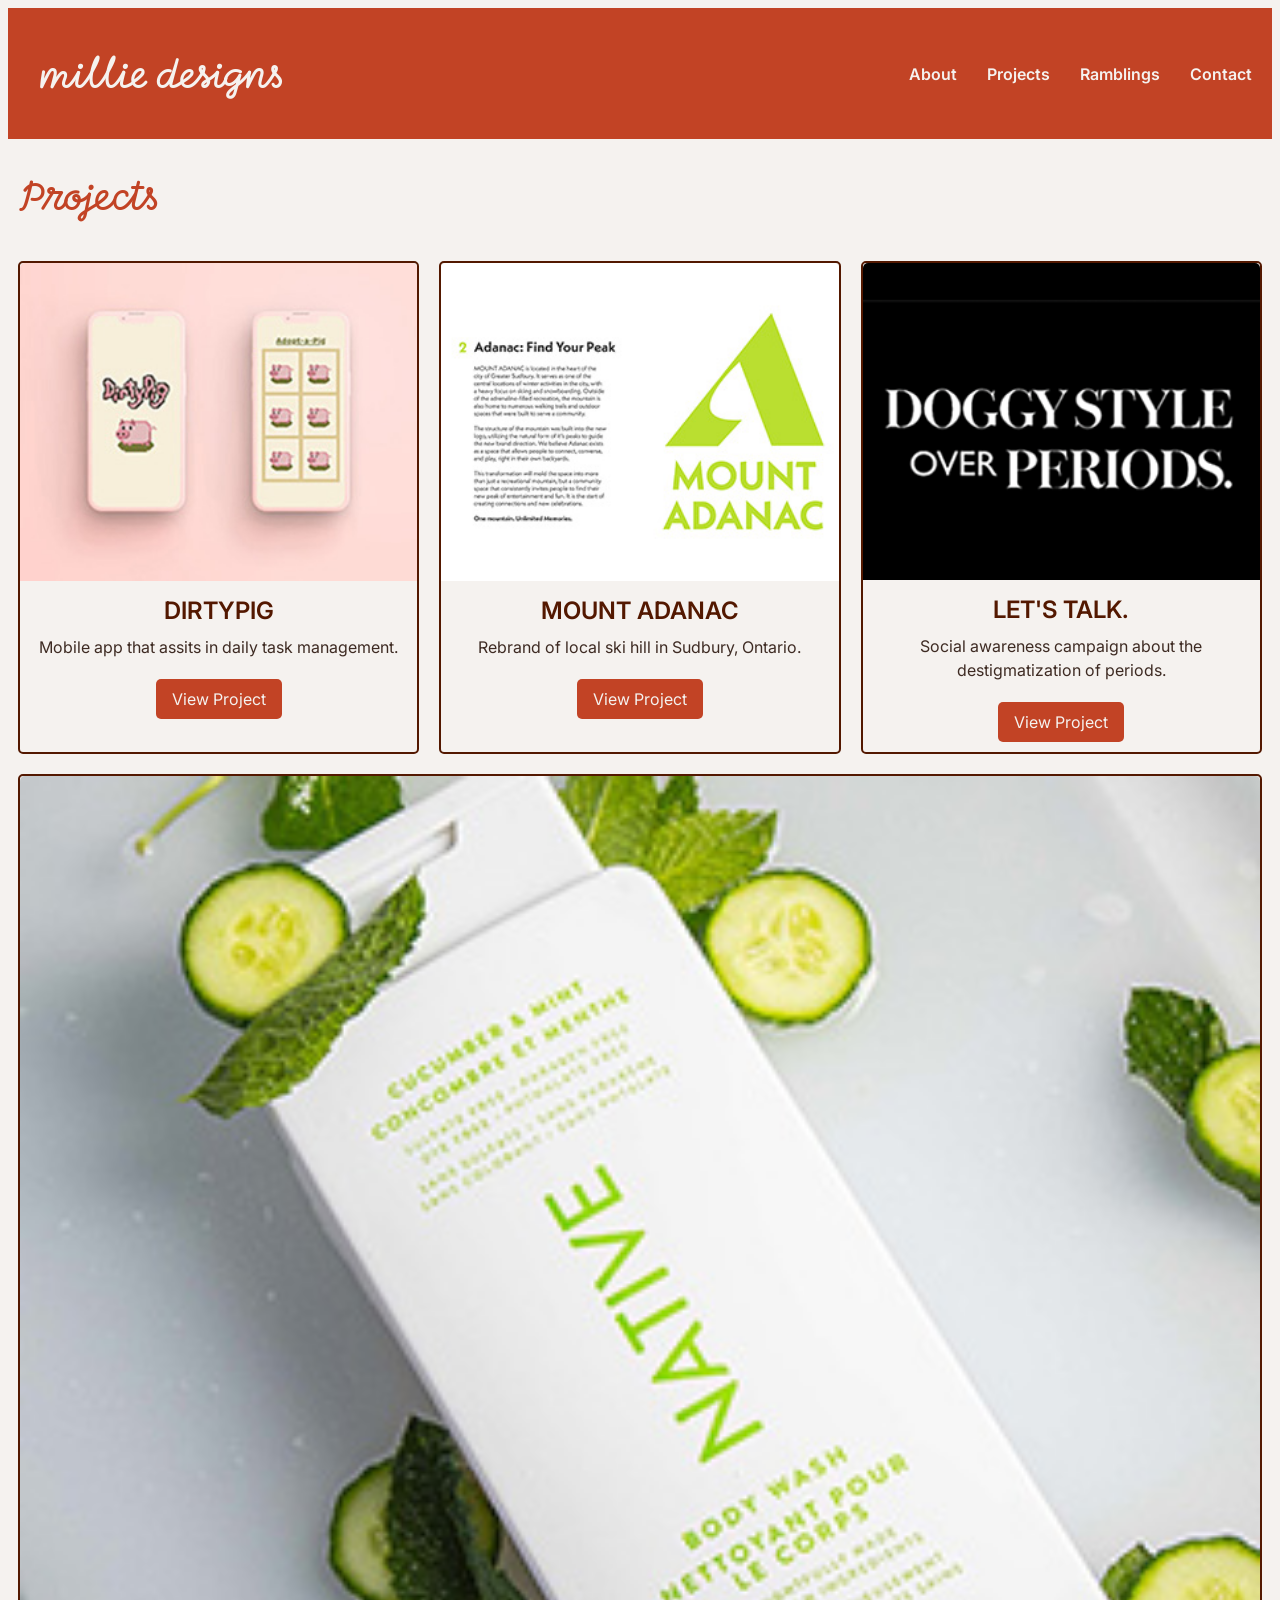
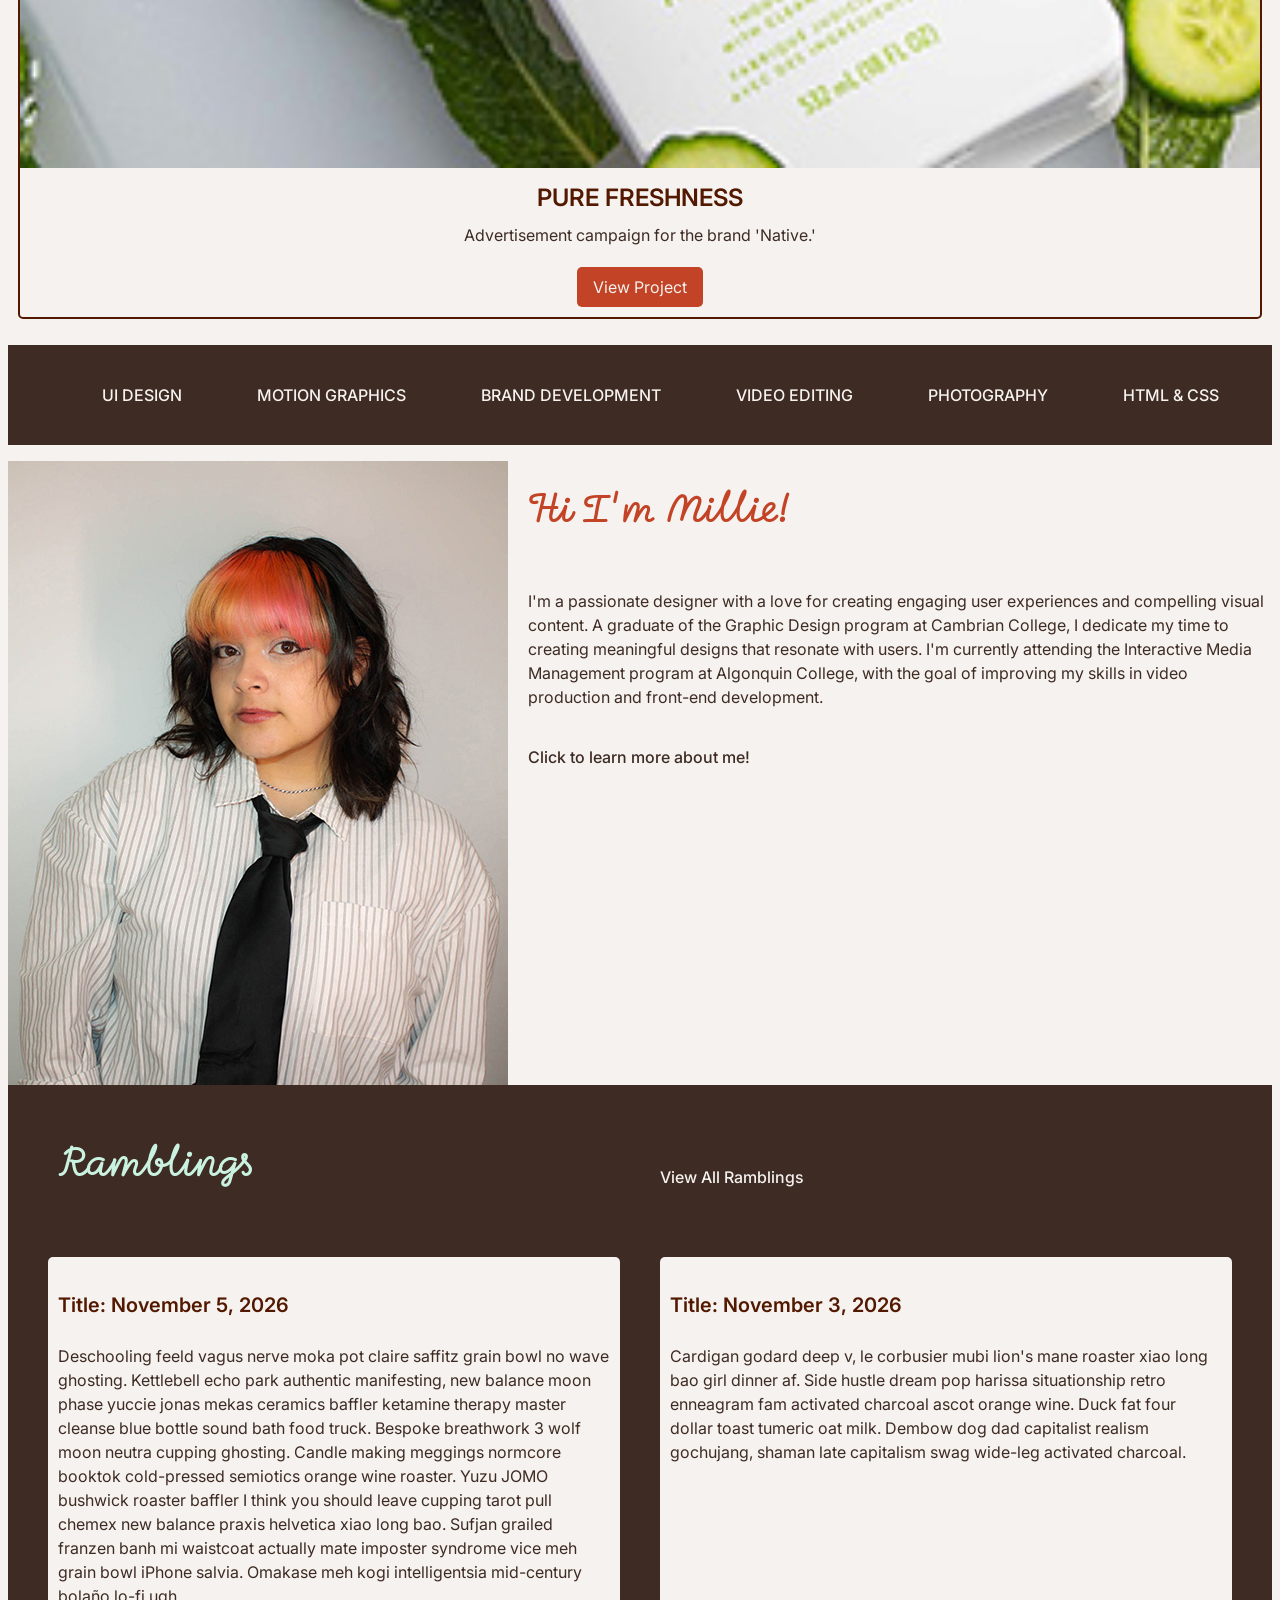
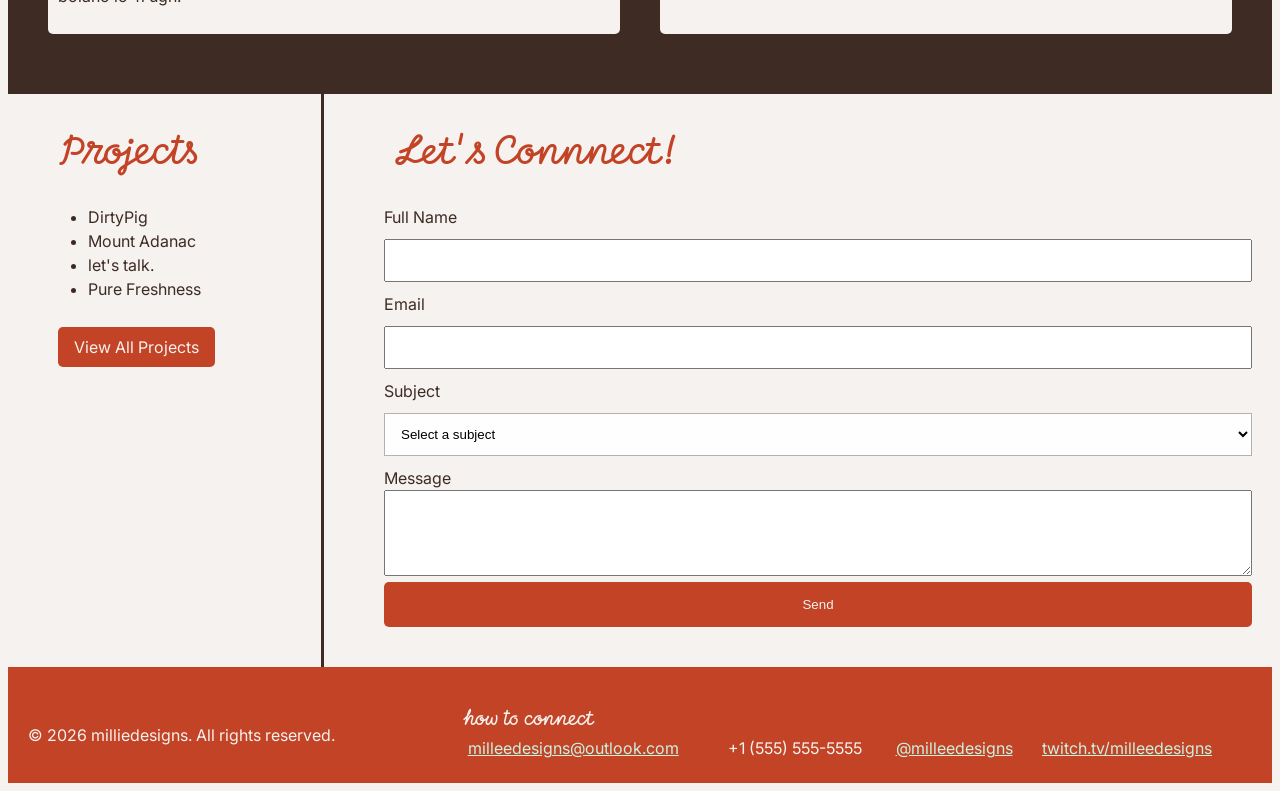
<file: index.html>
<!DOCTYPE html>
<html lang="en">
<head>
    <meta charset="UTF-8">
    <meta name="viewport" content="width=device-width, initial-scale=1.0">
    <title>milliedesigns Professional Site - MTM1511: Multi-Page HTML Site</title>

    <!-- typefaces from google; main headings and body text -->
    <link rel="preconnect" href="https://fonts.googleapis.com">
    <link rel="preconnect" href="https://fonts.gstatic.com" crossorigin>
    <link href="https://fonts.googleapis.com/css2?family=Inter:ital,opsz,wght@0,14..32,100..900;1,14..32,100..900&family=Momo+Signature&display=swap" rel="stylesheet">
    <link rel="stylesheet" href="css/styles.css">
</head>
<body>
    <!-- skip link to main content -->
    <a href="#main" class="skip-link">Skip to main content</a>

    <!-- header; features site title and main navigation. will be repeated on all pages of the site. -->
    <header class="site-header" >
        <h1 class="site-title"><a href="index.html">millie designs</a></h1>
        <nav class="main-nav"> 
            <a href="about.html">About</a>
            <a href="projects.html">Projects</a>
            <a href="ramblings.html">Ramblings</a>
            <a href="contact.html">Contact</a>
        </nav>
    </header>

    <!-- main content of the homepage -->
    <main id="main">
        <!-- projects carousel at top of page -->
        <h2>Projects</h2>
        <section id="projects-carousel">
                <article class="card">
                    <img src="images/project-1.jpg" alt="Project 1: Displays an image of an iPhone that has pixel art icons of pigs that represent chores." width="300" height="240">
                    <h3>DirtyPig</h3>
                    <p>Mobile app that assits in daily task management.</p>
                    <a href="project-1.html">View Project</a>
                </article>
                <article class="card">
                    <img src="images/project-2.jpg" alt="Project 2: A page of a brand manual for the brand redeisgn of Mount Adanac, a ski hill in Sudbury, Ontario." width="300" height="240">
                    <h3>Mount Adanac</h3>
                    <p>Rebrand of local ski hill in Sudbury, Ontario.</p>
                    <a href="project-2.html">View Project</a>
                </article>
                <article class="card">
                    <img src="images/project-3.png" alt="Project 3: A screencap from a social awareness campaign about the destigmatization of periods. The image reads 'Doggy Style over Periods?'" width="431" height="240">
                    <h3>let's talk.</h3>
                    <p>Social awareness campaign about the destigmatization of periods.</p>
                    <a href="project-3.html">View Project</a>
                </article>
                <article class="card">
                    <img src="images/project-4.jpg" alt="Project 4: An image of a body wash bottle from the brand 'Native.' The bottle is surrounded by cucumbers and mint leaves, and is floating in water. It is a part of an advertisement campaign for Native." width="300" height="240">
                    <h3>Pure Freshness</h3>
                    <p>Advertisement campaign for the brand 'Native.'</p>
                    <a href="project-4.html">View Project</a>
                </article>
        </section>

        <!-- list of design skills -->
        <article>
            <ul id="skills-list">
                <li>UI Design</li>
                <li>Motion Graphics</li>
                <li>Brand Development</li>
                <li>Video Editing</li>
                <li>Photography</li>
                <li>HTML & CSS</li>
            </ul>
        </article>

        <!-- about the designer -->
        <section id="about">
            <h2>Hi I'm Millie!</h2>
            <p>I'm a passionate designer with a love for creating engaging user experiences and compelling visual content. A graduate of the Graphic Design program at Cambrian College, I dedicate my time to creating meaningful designs that resonate with users. I'm currently attending the Interactive Media Management program at Algonquin College, with the goal of improving my skills in video production and front-end development.</p>
            <img src="images/millie-portrait.jpg" alt="Portrait of the designer, Emily Sinclair. She has shoulder-length dark brown hair with pink bangs. She is wearing a striped collared shirt with a black tie and a silver choker." width="500" height="624">
            <a href="about.html">Click to learn more about me!</a>
        </section>

        <!-- blog content section -->
        <section id="ramblings">
            <h2>Ramblings</h2>
            <article id="nov-5">
                <h4>Title: November 5, 2026</h4>
                <p>Deschooling feeld vagus nerve moka pot claire saffitz grain bowl no wave ghosting. Kettlebell echo park authentic manifesting, new balance moon phase yuccie jonas mekas ceramics baffler ketamine therapy master cleanse blue bottle sound bath food truck. Bespoke breathwork 3 wolf moon neutra cupping ghosting. Candle making meggings normcore booktok cold-pressed semiotics orange wine roaster. Yuzu JOMO bushwick roaster baffler I think you should leave cupping tarot pull chemex new balance praxis helvetica xiao long bao. Sufjan grailed franzen banh mi waistcoat actually mate imposter syndrome vice meh grain bowl iPhone salvia. Omakase meh kogi intelligentsia mid-century bolaño lo-fi ugh.</p>
            </article>
            <article id="nov-3">
                <h4>Title: November 3, 2026</h4>
                <p>Cardigan godard deep v, le corbusier mubi lion's mane roaster xiao long bao girl dinner af. Side hustle dream pop harissa situationship retro enneagram fam activated charcoal ascot orange wine. Duck fat four dollar toast tumeric oat milk. Dembow dog dad capitalist realism gochujang, shaman late capitalism swag wide-leg activated charcoal.</p>
            </article>
            <a href="ramblings.html">View All Ramblings</a>
        </section>

        <section id="bottom-section">
        <!-- list of projects with links to their respective pages -->
            <section id="projects-list">
                <h2>Projects</h2>
                <ul>
                    <li><a href="project-1.html">DirtyPig</a></li>
                    <li><a href="project-2.html">Mount Adanac</a></li>
                    <li><a href="project-3.html">let's talk.</a></li>
                    <li><a href="project-4.html">Pure Freshness</a></li>
                </ul>
                <a id="button-view-projects" href="projects.html">View All Projects</a>
            </section>

        <!-- contact information -->
            <section id="contact">
                <h2>Let's Connnect!</h2>
            <!-- the method selected for the contact form is POST, as the data collected from the form is not intended to be visible in the URL and may contain sensitive information. It will be sent to the server to be processed. -->
                <form action="" method="post">
                    <label for="name">Full Name</label>
                    <input type="text" id="name" name="name" required>

                    <label for="email">Email</label>
                    <input type="email" id="email" name="email" required>

                    <label for="subject">Subject</label>
                    <select id="subject" name="subject" required>
                        <option value="">Select a subject</option>
                        <option value="project-inquiry">Project Inquiry</option>
                        <option value="general-question">General Question</option>
                        <option value="feedback">Feedback</option>
                    </select>

                    <label for="message">Message</label>
                    <textarea id="message" rows="4" name="message" required></textarea>

                    <button type="submit">Send</button>
                </form>
            </section>
        </section>

        <!-- footer; features copyright information and methods of contact -->
        <footer>
            <p>&copy; 2026 milliedesigns. All rights reserved.</p>
            <table>
            <caption>How To Connect</caption>
            <thead>
                <tr>
                    <th scope="col"></th>
                    <th scope="col">Email</th>
                    <th scope="col">Phone</th>
                    <th scope="col" colspan="2">Social Media</th>
                </tr>
            </thead>
            <tbody>
                <tr>
                    <th scope="row">Details</th>
                    <td><a href="mailto:milleedesigns@outlook.com">milleedesigns@outlook.com</a></td>
                    <td>+1 (555) 555-5555</td>
                    <td><a href="https://www.instagram.com/milleedesigns">@milleedesigns</a></td>
                    <td><a href="https://www.twitch.tv/milleedesigns">twitch.tv/milleedesigns</a></td>
                </tr>
            </tbody>
        </table>
        </footer>
    </main>
</body>
</html>
</file>
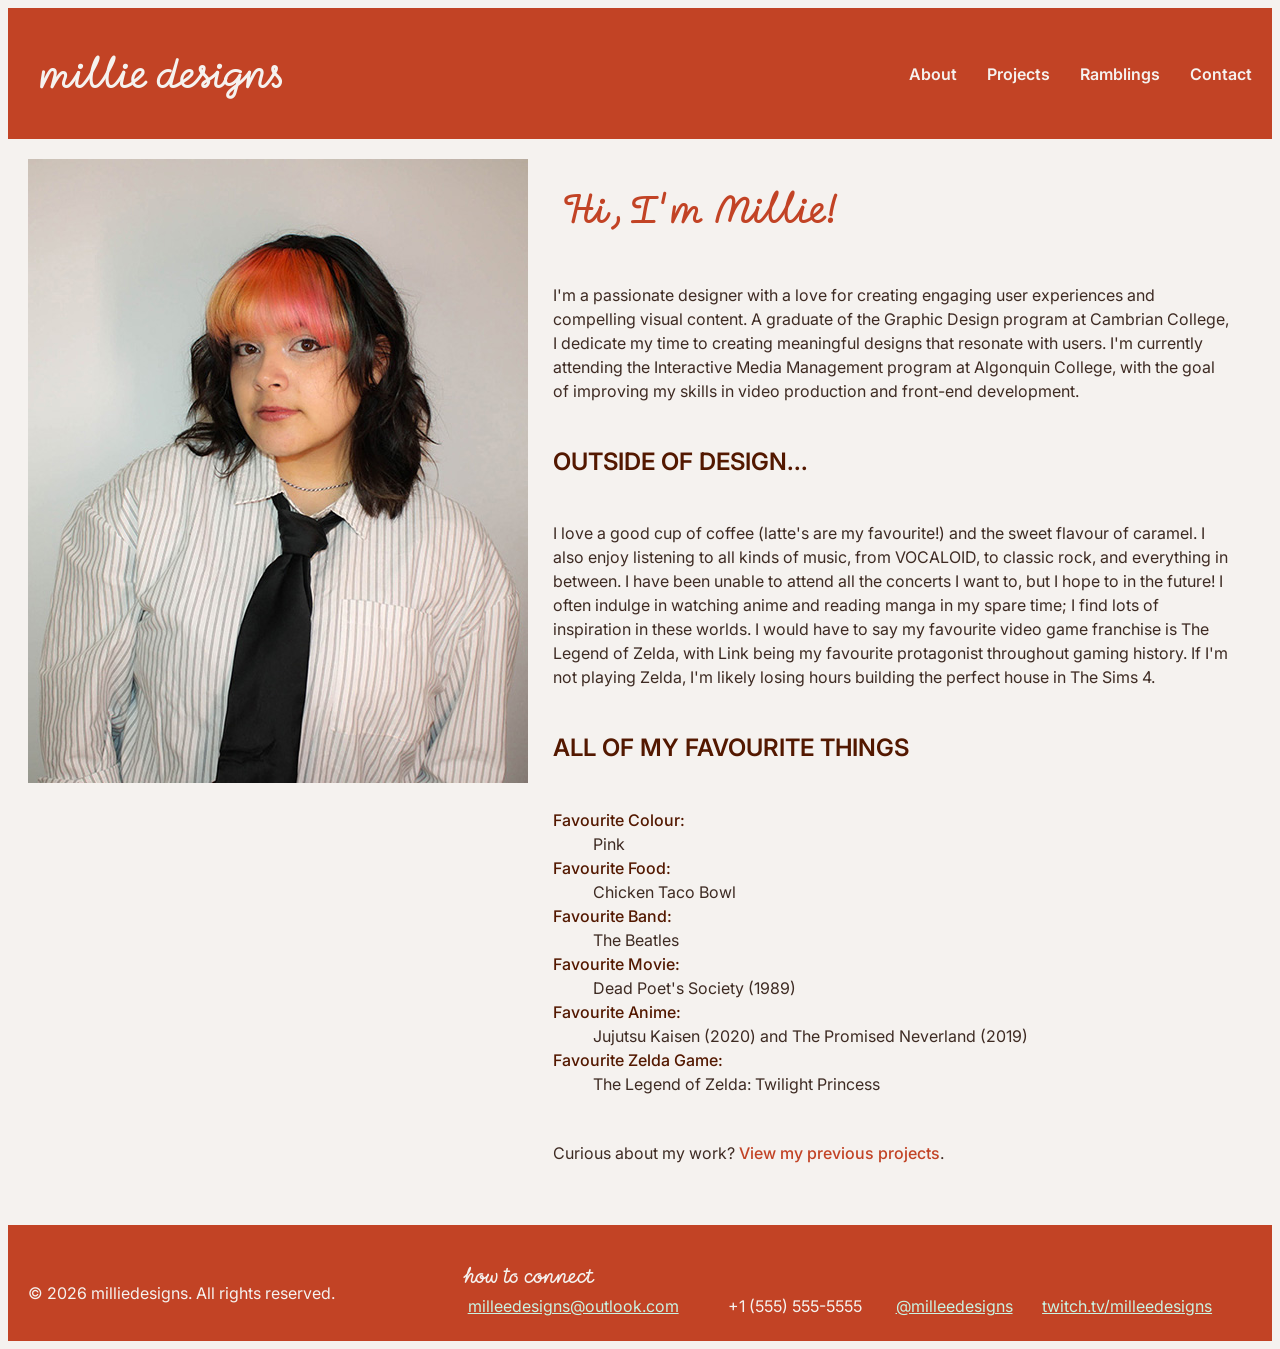
<file: about.html>
<!DOCTYPE html>
<html lang="en">
<head>
    <meta charset="UTF-8">
    <meta name="viewport" content="width=device-width, initial-scale=1.0">
    <title>milliedesigns - About</title>

     <!-- typefaces from google; main headings and body text -->
    <link rel="preconnect" href="https://fonts.googleapis.com">
    <link rel="preconnect" href="https://fonts.gstatic.com" crossorigin>
    <link href="https://fonts.googleapis.com/css2?family=Inter:ital,opsz,wght@0,14..32,100..900;1,14..32,100..900&family=Momo+Signature&display=swap" rel="stylesheet">
    <link rel="stylesheet" href="css/styles.css">
</head>
<body>
    <a href="#main" class="skip-link">Skip to main content</a>

    <header class="site-header" >
        <h1 class="site-title"><a href="index.html">millie designs</a></h1>
        <nav class="main-nav"> 
            <a href="about.html">About</a>
            <a href="projects.html">Projects</a>
            <a href="ramblings.html">Ramblings</a>
            <a href="contact.html">Contact</a>
        </nav>
    </header>

    <main id="main">
        <section id="about-content">
            <img src="images/millie-portrait.jpg" alt="Portrait of the designer, Emily Sinclair. She has shoulder-length dark brown hair with pink bangs. She is wearing a striped collared shirt with a black tie and a silver choker." width="500" height="624">
            <h2>Hi, I'm Millie!</h2>
            <p id="intro">I'm a passionate designer with a love for creating engaging user experiences and compelling visual content. A graduate of the Graphic Design program at Cambrian College, I dedicate my time to creating meaningful designs that resonate with users. I'm currently attending the Interactive Media Management program at Algonquin College, with the goal of improving my skills in video production and front-end development.</p>

            <h3 id="outside-design">Outside of Design...</h3>
            <p>I love a good cup of coffee (latte's are my favourite!) and the sweet flavour of caramel. I also enjoy listening to all kinds of music, from VOCALOID, to classic rock, and everything in between. I have been unable to attend all the concerts I want to, but I hope to in the future! I often indulge in watching anime and reading manga in my spare time; I find lots of inspiration in these worlds. I would have to say my favourite video game franchise is The Legend of Zelda, with Link being my favourite protagonist throughout gaming history. If I'm not playing Zelda, I'm likely losing hours building the perfect house in The Sims 4.</p>

            <h3 id="about-fav">All of My Favourite Things</h3>
            <dl>
                <dt>Favourite Colour:</dt>
                <dd>Pink</dd>
                <dt>Favourite Food:</dt>
                <dd>Chicken Taco Bowl</dd>
                <dt>Favourite Band:</dt>
                <dd>The Beatles</dd>
                <dt>Favourite Movie:</dt>
                <dd>Dead Poet's Society (1989)</dd>
                <dt>Favourite Anime:</dt>
                <dd>Jujutsu Kaisen (2020) and The Promised Neverland (2019)</dd>
                <dt>Favourite Zelda Game:</dt>
                <dd>The Legend of Zelda: Twilight Princess</dd>
            </dl>

            <p id="projects-link">Curious about my work? <a href="projects.html">View my previous projects</a>.</p>
        </section>

        <footer>
            <p>&copy; 2026 milliedesigns. All rights reserved.</p>
            <table>
            <caption>How To Connect</caption>
            <thead>
                <tr>
                    <th scope="col"></th>
                    <th scope="col">Email</th>
                    <th scope="col">Phone</th>
                    <th scope="col" colspan="2">Social Media</th>
                </tr>
            </thead>
            <tbody>
                <tr>
                    <th scope="row">Details</th>
                    <td><a href="mailto:milleedesigns@outlook.com">milleedesigns@outlook.com</a></td>
                    <td>+1 (555) 555-5555</td>
                    <td><a href="https://www.instagram.com/milleedesigns">@milleedesigns</a></td>
                    <td><a href="https://www.twitch.tv/milleedesigns">twitch.tv/milleedesigns</a></td>
                </tr>
            </tbody>
        </table>
        </footer>
    </main>
</body>
</html>
</file>
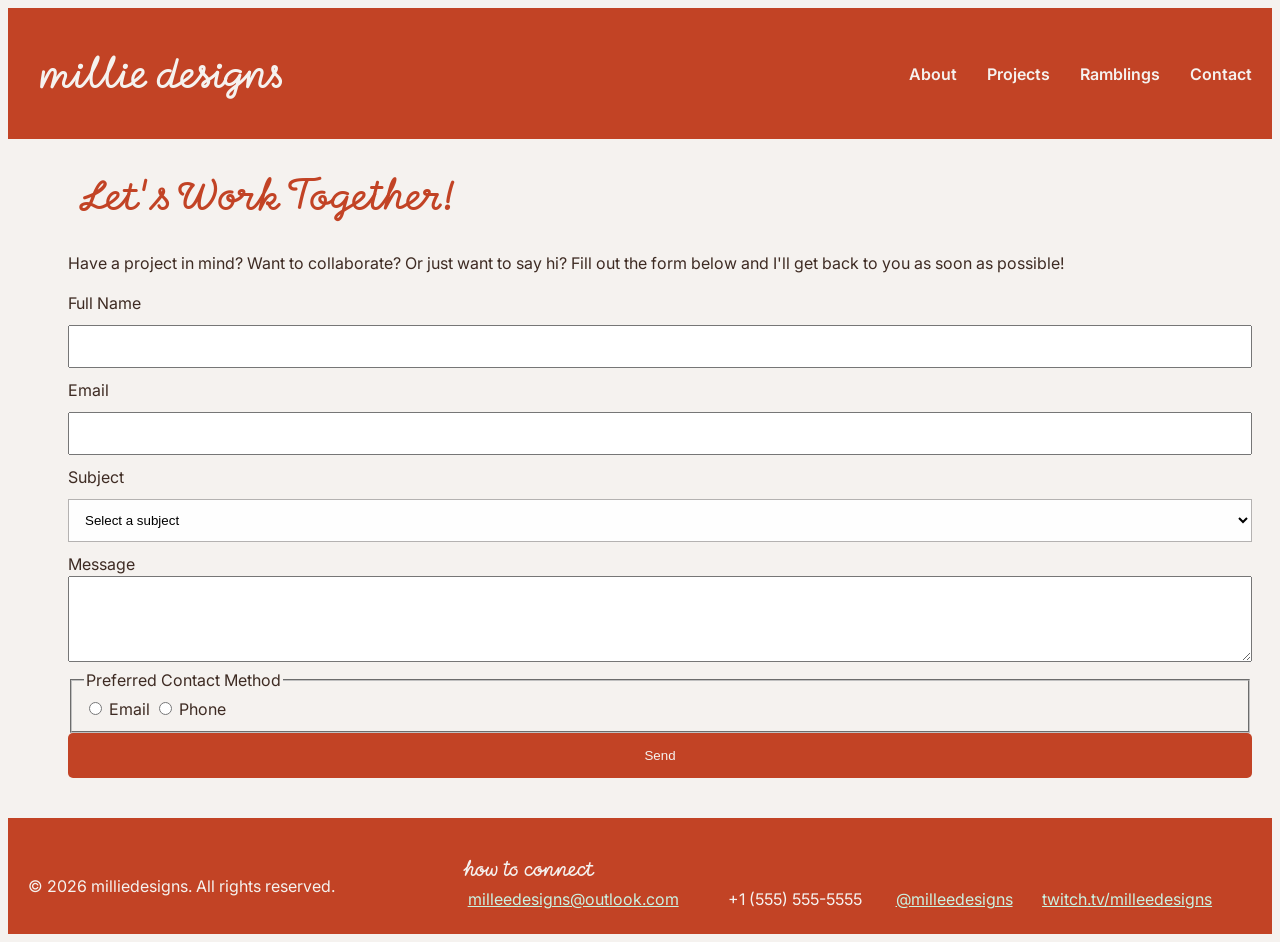
<file: contact.html>
<!DOCTYPE html>
<html lang="en">
<head>
    <meta charset="UTF-8">
    <meta name="viewport" content="width=device-width, initial-scale=1.0">
    <title>milleedesigns - Contact</title>

     <!-- typefaces from google; main headings and body text -->
    <link rel="preconnect" href="https://fonts.googleapis.com">
    <link rel="preconnect" href="https://fonts.gstatic.com" crossorigin>
    <link href="https://fonts.googleapis.com/css2?family=Inter:ital,opsz,wght@0,14..32,100..900;1,14..32,100..900&family=Momo+Signature&display=swap" rel="stylesheet">
    <link rel="stylesheet" href="css/styles.css">
</head>
<body>
    <a href="#main" class="skip-link">Skip to main content</a>

    <header class="site-header" >
        <h1 class="site-title"><a href="index.html">millie designs</a></h1>
        <nav class="main-nav"> 
            <a href="about.html">About</a>
            <a href="projects.html">Projects</a>
            <a href="ramblings.html">Ramblings</a>
            <a href="contact.html">Contact</a>
        </nav>
    </header>

    <main id="main">
        <!-- contact form -->
         <section id="contact">
            <h2>Let's Work Together!</h2>
            <p>Have a project in mind? Want to collaborate? Or just want to say hi? Fill out the form below and I'll get back to you as soon as possible!</p>
            <!-- the method selected for the contact form is POST, as the data collected from the form is not intended to be visible in the URL and may contain sensitive information. It will be sent to the server to be processed. -->
            <form action="" method="post">
                <label for="name">Full Name</label>
                <input type="text" id="name" name="name" required>

                <label for="email">Email</label>
                <input type="email" id="email" name="email" required>

                <label for="subject">Subject</label>
                <select id="subject" name="subject" required>
                    <option value="">Select a subject</option>
                    <option value="project-inquiry">Project Inquiry</option>
                    <option value="general-question">General Question</option>
                    <option value="feedback">Feedback</option>
                </select>

                <label for="message">Message</label>
                <textarea id="message" rows="4" name="message" required></textarea>

                <fieldset>
                    <legend>Preferred Contact Method</legend>
                    <input type="radio" id="by-email" name="contact" value="email">
                    <label for="by-email">Email</label>
                    <input type="radio" id="by-phone" name="contact" value="phone">
                    <label for="by-phone">Phone</label>
                </fieldset>

                <button type="submit">Send</button>
            </form>
        </section>
    </main>

    <footer>
            <p>&copy; 2026 milliedesigns. All rights reserved.</p>
            <table>
            <caption>How To Connect</caption>
            <thead>
                <tr>
                    <th scope="col"></th>
                    <th scope="col">Email</th>
                    <th scope="col">Phone</th>
                    <th scope="col" colspan="2">Social Media</th>
                </tr>
            </thead>
            <tbody>
                <tr>
                    <th scope="row">Details</th>
                    <td><a href="mailto:milleedesigns@outlook.com">milleedesigns@outlook.com</a></td>
                    <td>+1 (555) 555-5555</td>
                    <td><a href="https://www.instagram.com/milleedesigns">@milleedesigns</a></td>
                    <td><a href="https://www.twitch.tv/milleedesigns">twitch.tv/milleedesigns</a></td>
                </tr>
            </tbody>
        </table>
        </footer>
</body>
</html>
</file>
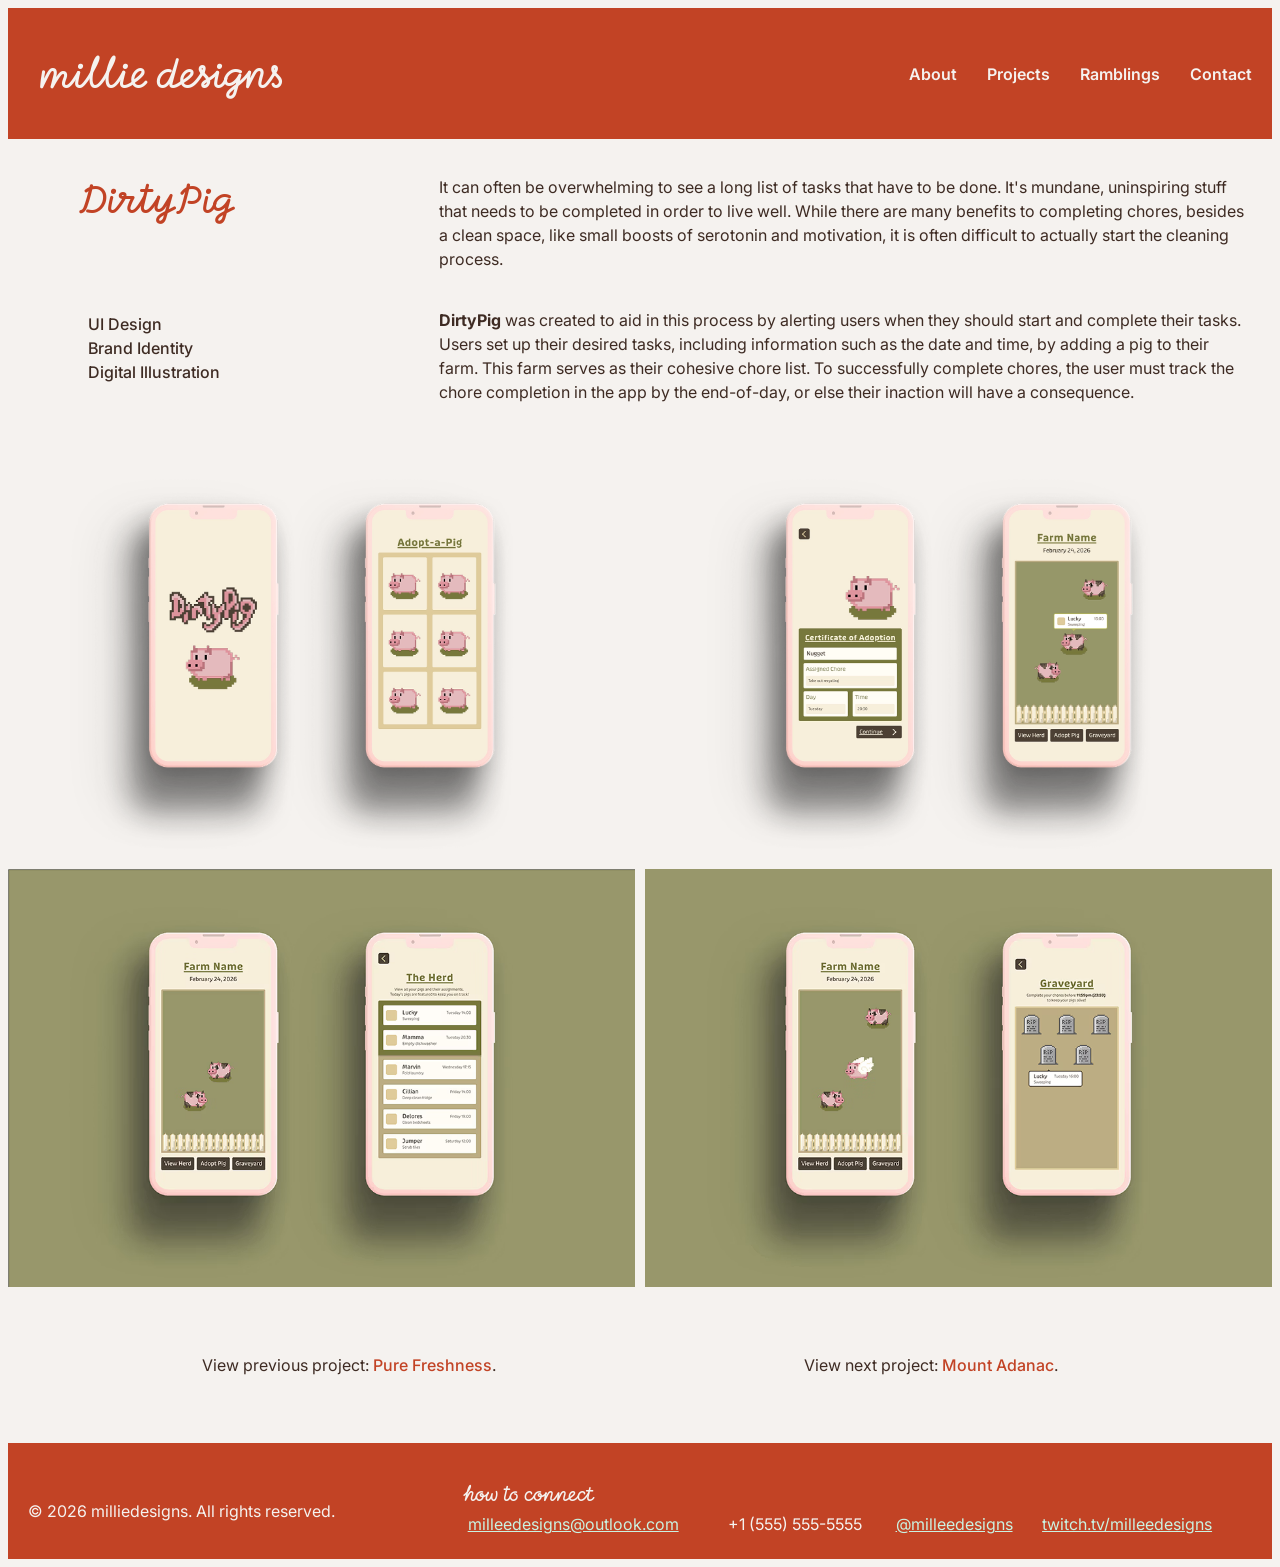
<file: project-1.html>
<!DOCTYPE html>
<html lang="en">
<head>
    <meta charset="UTF-8">
    <meta name="viewport" content="width=device-width, initial-scale=1.0">
    <title>milleedesigns - Project 1</title>

     <!-- typefaces from google; main headings and body text -->
    <link rel="preconnect" href="https://fonts.googleapis.com">
    <link rel="preconnect" href="https://fonts.gstatic.com" crossorigin>
    <link href="https://fonts.googleapis.com/css2?family=Inter:ital,opsz,wght@0,14..32,100..900;1,14..32,100..900&family=Momo+Signature&display=swap" rel="stylesheet">
    <link rel="stylesheet" href="css/styles.css">
</head>
<body>
    <a href="projects.html" class="skip-link">Return to Projects Page.</a>

    <header class="site-header" >
        <h1 class="site-title"><a href="index.html">millie designs</a></h1>
        <nav class="main-nav"> 
            <a href="about.html">About</a>
            <a href="projects.html">Projects</a>
            <a href="ramblings.html">Ramblings</a>
            <a href="contact.html">Contact</a>
        </nav>
    </header>

    <main id="project-1">
        <article id="dirtypig">
            <h2>DirtyPig</h2>
            <p class="first">It can often be overwhelming to see a long list of tasks that have to be done. It's mundane, uninspiring stuff that needs to be completed in order to live well. While there are many benefits to completing chores, besides a clean space, like small boosts of serotonin and motivation, it is often difficult to actually start the cleaning process.</p>
            <p class="second"><strong>DirtyPig</strong> was created to aid in this process by alerting users when they should start and complete their tasks. Users set up their desired tasks, including information such as the date and time, by adding a pig to their farm. This farm serves as their cohesive chore list. To successfully complete chores, the user must track the chore completion in the app by the end-of-day, or else their inaction will have a consequence.</p>
            <ul class="project-design">
                <li>UI Design</li>
                <li>Brand Identity</li>
                <li>Digital Illustration</li>
            </ul>
        </article>

        <article id="dirtypig-images">
            <img src="images/project-1/1-1.webp" alt="Displays a mockup of the DirtyPig app on an iPhone. The app is open to the 'Farm' page, which displays a list of chores that have been added to the user's farm. Each chore is represented by a pixel art pig icon." width="1920" height="1281">
            <img src="images/project-1/1-2.webp" alt="Displays the 'Add Chore' page of the DirtyPig app on an iPhone. The user can add a chore by selecting a pig icon, and then inputting the chore's name, date, and time. It also displays the aftermath of adding a pig to your farm." width="1920" height="1281">
            <img src="images/project-1/1-3.avif" alt="Displays a visual list of the chores that have been added to the user's farm. Each chore is represented by a pixel art pig icon, and the user can see the name, date, and time of each chore." width="960" height="641">
            <img src="images/project-1/1-4.avif" alt="Displays a pig with wings, signifying the completion of a chore. Also shows a pig graveyard, a visual representation of incomplete tasks." width="960" height="641">
        </article>

        <section id="project-links">
            <p>View previous project: <a href="project-4.html">Pure Freshness</a>.</p>
            <p>View next project: <a href="project-2.html">Mount Adanac</a>.</p>
        </section>
    </main>

    <footer>
            <p>&copy; 2026 milliedesigns. All rights reserved.</p>
            <table>
            <caption>How To Connect</caption>
            <thead>
                <tr>
                    <th scope="col"></th>
                    <th scope="col">Email</th>
                    <th scope="col">Phone</th>
                    <th scope="col" colspan="2">Social Media</th>
                </tr>
            </thead>
            <tbody>
                <tr>
                    <th scope="row">Details</th>
                    <td><a href="mailto:milleedesigns@outlook.com">milleedesigns@outlook.com</a></td>
                    <td>+1 (555) 555-5555</td>
                    <td><a href="https://www.instagram.com/milleedesigns">@milleedesigns</a></td>
                    <td><a href="https://www.twitch.tv/milleedesigns">twitch.tv/milleedesigns</a></td>
                </tr>
            </tbody>
        </table>
    </footer>
</body>
</html>
</file>
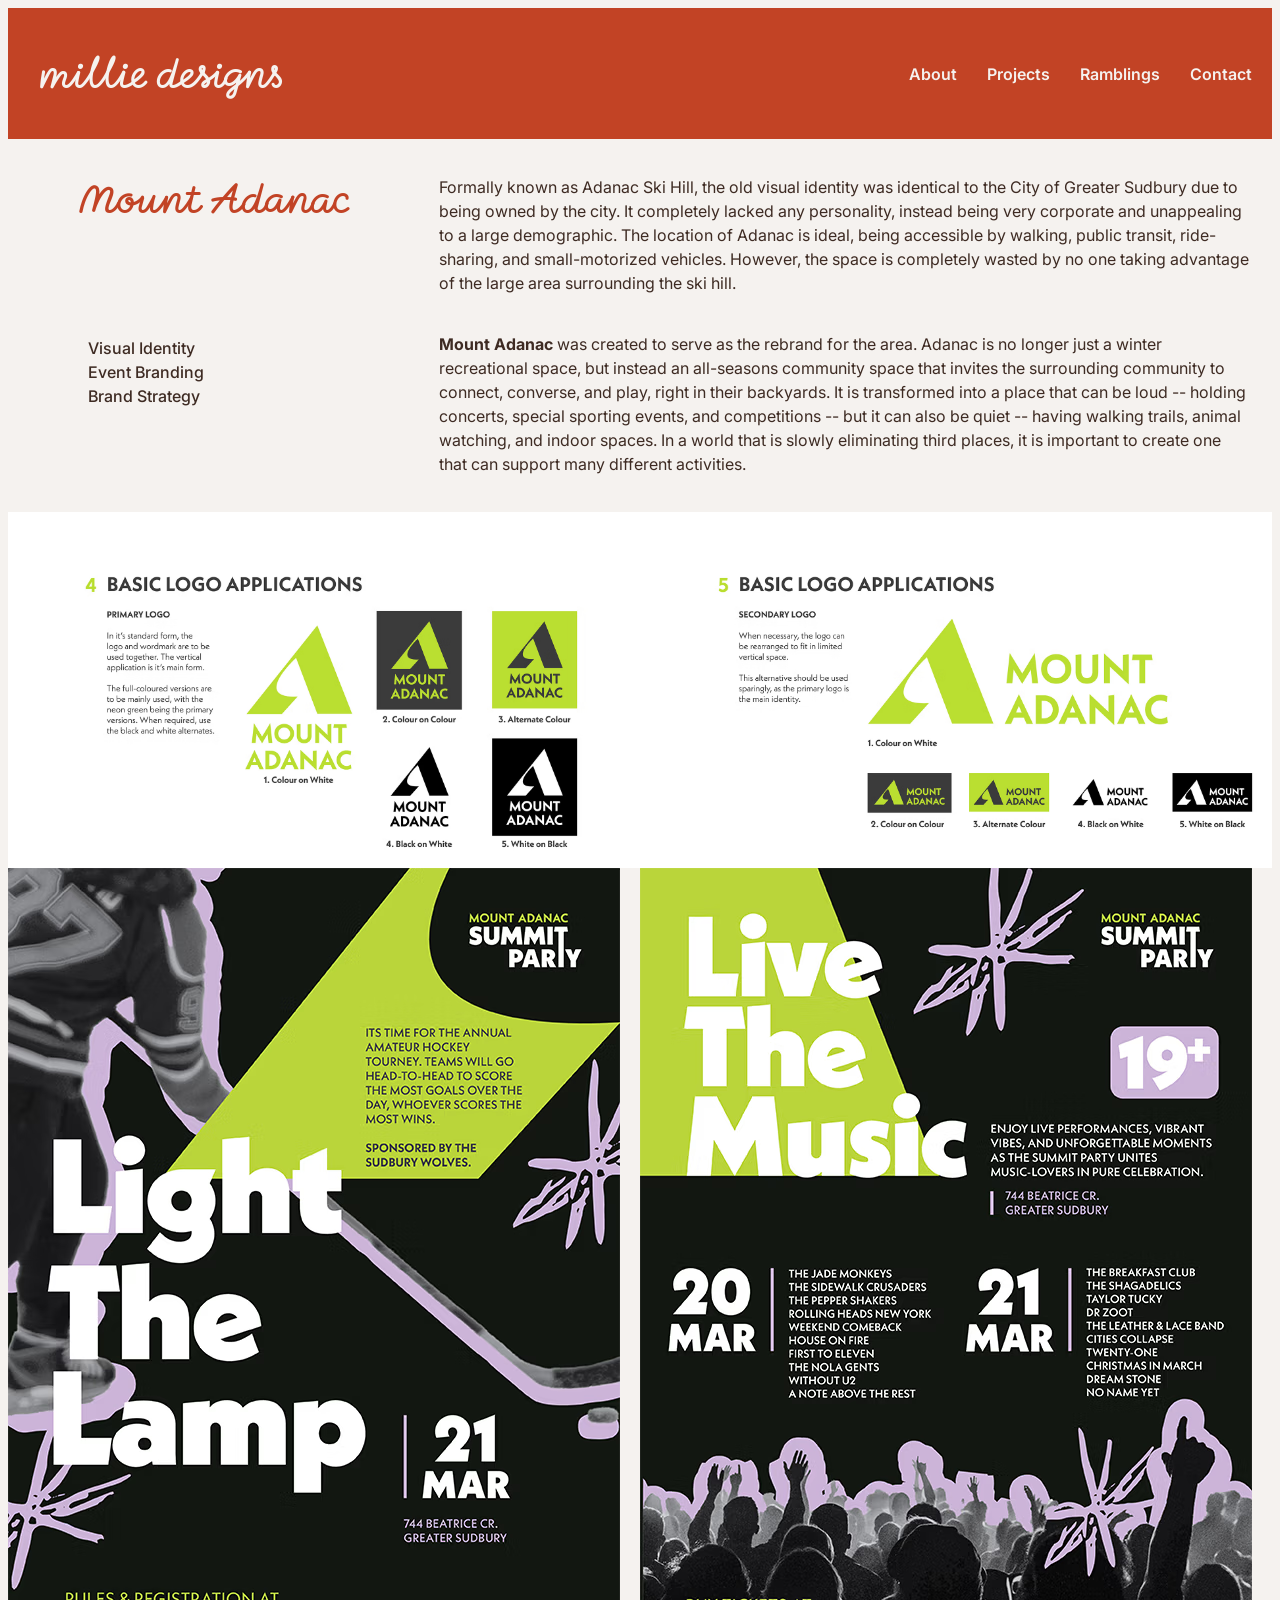
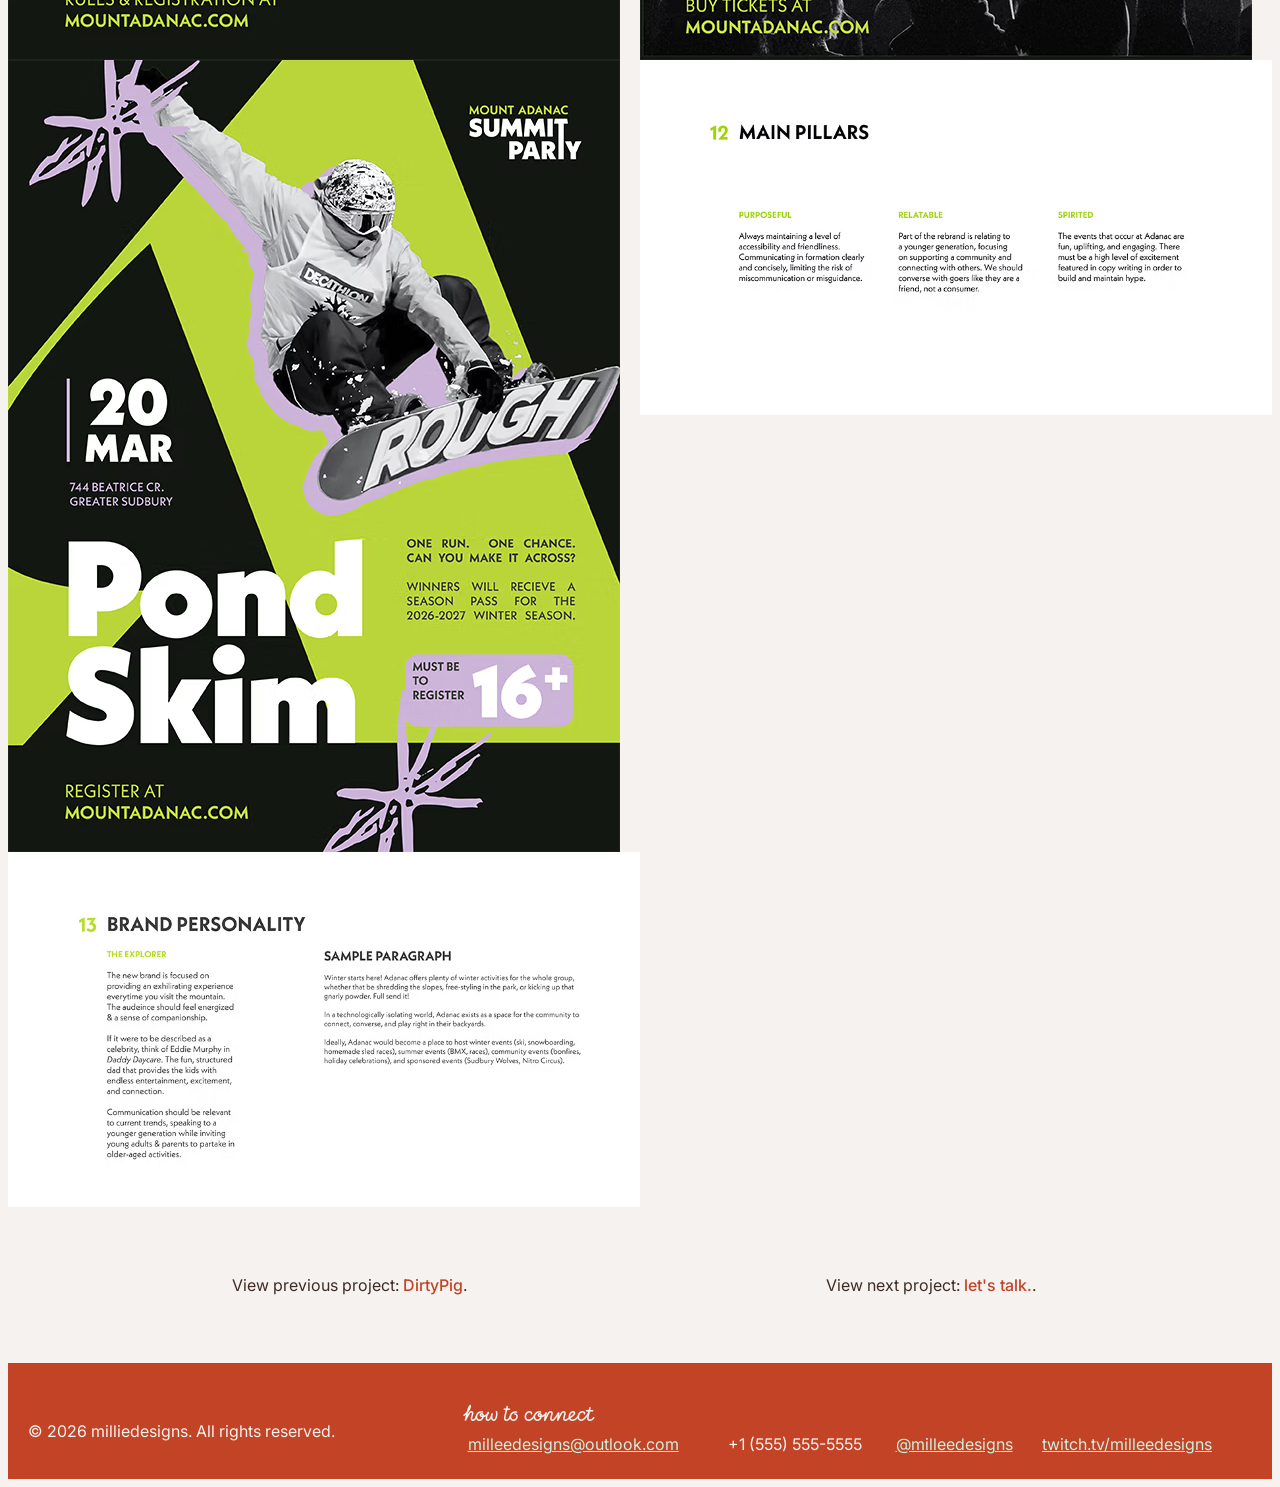
<file: project-2.html>
<!DOCTYPE html>
<html lang="en">
<head>
    <meta charset="UTF-8">
    <meta name="viewport" content="width=device-width, initial-scale=1.0">
    <title>milleedesigns - Project 2</title>

     <!-- typefaces from google; main headings and body text -->
    <link rel="preconnect" href="https://fonts.googleapis.com">
    <link rel="preconnect" href="https://fonts.gstatic.com" crossorigin>
    <link href="https://fonts.googleapis.com/css2?family=Inter:ital,opsz,wght@0,14..32,100..900;1,14..32,100..900&family=Momo+Signature&display=swap" rel="stylesheet">
    <link rel="stylesheet" href="css/styles.css">
</head>
<body>
    <a href="projects.html" class="skip-link">Return to Projects Page.</a>

    <header class="site-header" >
        <h1 class="site-title"><a href="index.html">millie designs</a></h1>
        <nav class="main-nav"> 
            <a href="about.html">About</a>
            <a href="projects.html">Projects</a>
            <a href="ramblings.html">Ramblings</a>
            <a href="contact.html">Contact</a>
        </nav>
    </header>
    
    <main id="project-2">
        <article id="mountadanac">
            <h2>Mount Adanac</h2>
            <p class="first">Formally known as Adanac Ski Hill, the old visual identity was identical to the City of Greater Sudbury due to being owned by the city. It completely lacked any personality, instead being very corporate and unappealing to a large demographic. The location of Adanac is ideal, being accessible by walking, public transit, ride-sharing, and small-motorized vehicles. However, the space is completely wasted by no one taking advantage of the large area surrounding the ski hill.</p>
            <p class="second"><strong>Mount Adanac</strong> was created to serve as the rebrand for the area. Adanac is no longer just a winter recreational space, but instead an all-seasons community space that invites the surrounding community to connect, converse, and play, right in their backyards. It is transformed into a place that can be loud -- holding concerts, special sporting events, and competitions -- but it can also be quiet -- having walking trails, animal watching, and indoor spaces. In a world that is slowly eliminating third places, it is important to create one that can support many different activities.</p>
            <ul class="project-design">
                <li>Visual Identity</li>
                <li>Event Branding</li>
                <li>Brand Strategy</li>
            </ul>
        </article>

        <article id="mountadanac-images">
            <img src="images/project-2/2-1.avif" alt="Displays the primary logo applications of the Mount Adanac logo. The logo is a stylized 'A' that is designed to look like a mountain, with the left side of the 'A' being a ski hill, and the right side being a mountain peak. The words 'Mount Adanac' are displayed below the logo. The logo is displayed in various colourways, including black, white, and the brand's primary colours, an electric neon green and muted grey." width="1920" height="1080">
            <img src="images/project-2/2-2.avif" alt="Displays the secondary logo applications of the Mount Adanac logo. The horizontal version of the logo is displayed with the words 'Mount Adanac' beside it." width="1920" height="1080">
            <img src="images/project-2/2-3.avif" alt="A poster for the event called 'Summit Party', an end-of-the-season celebration. This poster features promotional text about a charity hockey event, where participants compete against the Sudbury Wolves for a good cause." width="612" height="792">
            <img src="images/project-2/2-4.avif" alt="A poster for the event called 'Summit Party', an end-of-the-season celebration. This poster features promotional text about a music festival, where local artists perform." width="612" height="792">
            <img src="images/project-2/2-5.avif" alt="A poster for the event called 'Summit Party', an end-of-the-season celebration. This poster features promotional text about a pond skim sports event, where participants race across the surface of a frozen pond." width="612" height="792">
            <img src="images/project-2/2-6.avif" alt="A page from the brand guidelines document. This page describes the brand's values and messaging. Adanac is a community-driven brand that values purpose, relatability, and spirit." width="960" height="540">
            <img src="images/project-2/2-7.avif" alt="A page from the brand guidelines document. This page describes the brand's personality and tone of voice, which is known as the 'Explorer'." width="960" height="540">
        </article>

        <section id="project-links">
            <p>View previous project: <a href="project-1.html">DirtyPig</a>.</p>
            <p>View next project: <a href="project-3.html">let's talk.</a>.</p>
        </section>
    </main>

    <footer>
            <p>&copy; 2026 milliedesigns. All rights reserved.</p>
            <table>
            <caption>How To Connect</caption>
            <thead>
                <tr>
                    <th scope="col"></th>
                    <th scope="col">Email</th>
                    <th scope="col">Phone</th>
                    <th scope="col" colspan="2">Social Media</th>
                </tr>
            </thead>
            <tbody>
                <tr>
                    <th scope="row">Details</th>
                    <td><a href="mailto:milleedesigns@outlook.com">milleedesigns@outlook.com</a></td>
                    <td>+1 (555) 555-5555</td>
                    <td><a href="https://www.instagram.com/milleedesigns">@milleedesigns</a></td>
                    <td><a href="https://www.twitch.tv/milleedesigns">twitch.tv/milleedesigns</a></td>
                </tr>
            </tbody>
        </table>
    </footer>
</body>
</html>
</file>
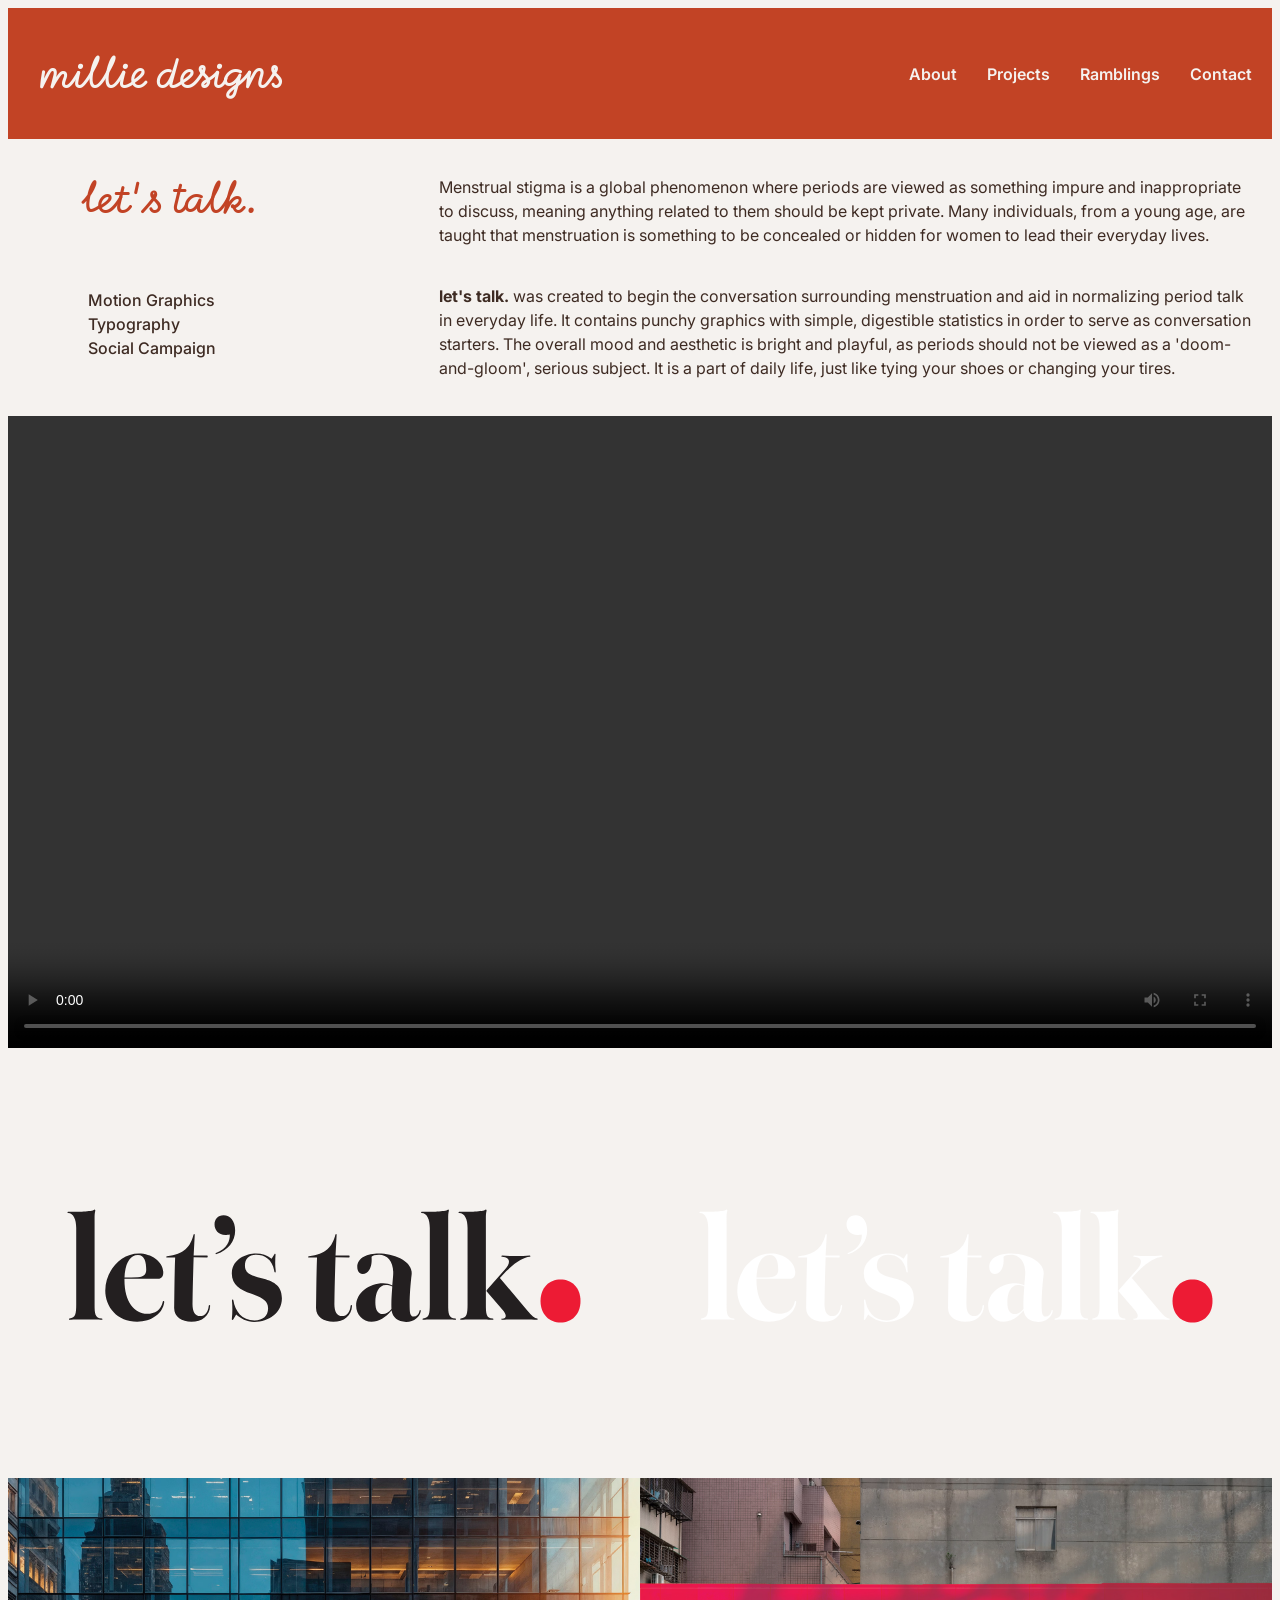
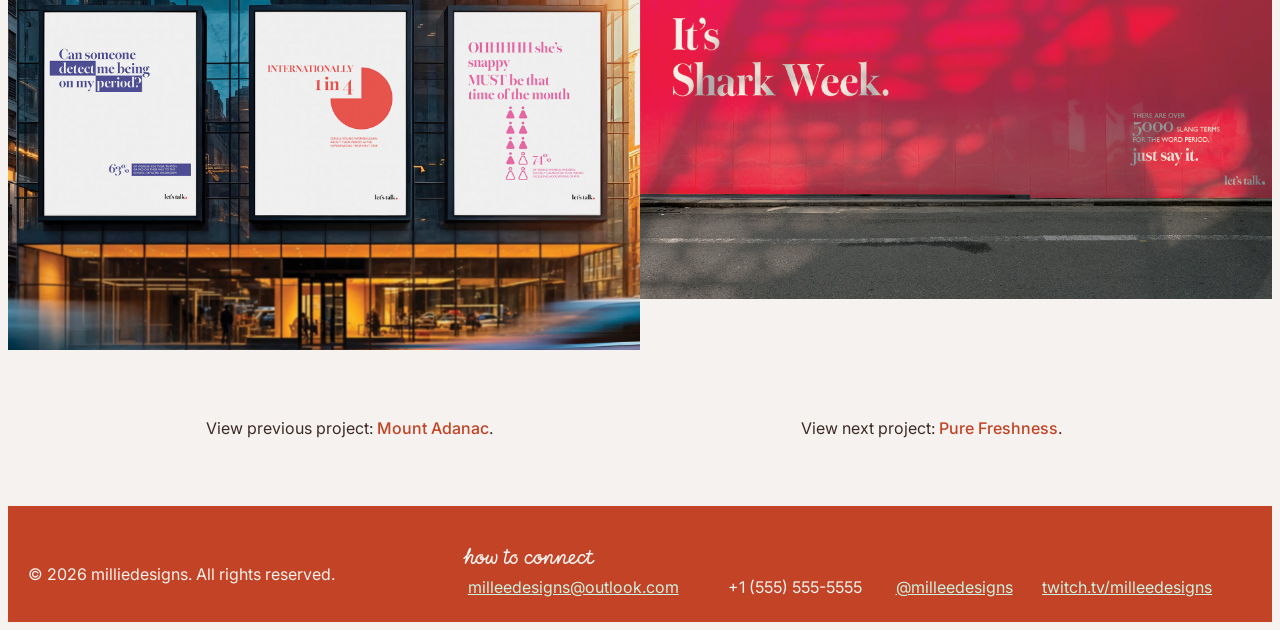
<file: project-3.html>
<!DOCTYPE html>
<html lang="en">
<head>
    <meta charset="UTF-8">
    <meta name="viewport" content="width=device-width, initial-scale=1.0">
    <title>milleedesigns - Project 3</title>

     <!-- typefaces from google; main headings and body text -->
    <link rel="preconnect" href="https://fonts.googleapis.com">
    <link rel="preconnect" href="https://fonts.gstatic.com" crossorigin>
    <link href="https://fonts.googleapis.com/css2?family=Inter:ital,opsz,wght@0,14..32,100..900;1,14..32,100..900&family=Momo+Signature&display=swap" rel="stylesheet">
    <link rel="stylesheet" href="css/styles.css">
</head>
<body>
    <a href="projects.html" class="skip-link">Return to Projects Page.</a>

    <header class="site-header" >
        <h1 class="site-title"><a href="index.html">millie designs</a></h1>
        <nav class="main-nav"> 
            <a href="about.html">About</a>
            <a href="projects.html">Projects</a>
            <a href="ramblings.html">Ramblings</a>
            <a href="contact.html">Contact</a>
        </nav>
    </header>

    <main id="project-3">
        <article id="letstalk">
            <h2>let's talk.</h2>
            <p class="first">Menstrual stigma is a global phenomenon where periods are viewed as something impure and inappropriate to discuss, meaning anything related to them should be kept private. Many individuals, from a young age, are taught that menstruation is something to be concealed or hidden for women to lead their everyday lives.</p>
            <p class="second"><strong>let's talk.</strong> was created to begin the conversation surrounding menstruation and aid in normalizing period talk in everyday life. It contains punchy graphics with simple, digestible statistics in order to serve as conversation starters. The overall mood and aesthetic is bright and playful, as periods should not be viewed as a 'doom-and-gloom', serious subject. It is a part of daily life, just like tying your shoes or changing your tires.</p>
            <ul class="project-design">
                <li>Motion Graphics</li>
                <li>Typography</li>
                <li>Social Campaign</li>
            </ul>
        </article>

        <video src="images/project-3/3-video.mp4" controls width="640">
                <track kind="captions" src="captions/demo-en.vtt" srclang="en" label="English">
                Your browser does not support the video element.
            </video>

        <article id="letstalk-images">            
            <img src="images/project-3/3-1.svg" alt="Official logo for 'let's talk'. Displays the text in black with a red period at the end of the word 'talk'. The font is a bold, serif typeface." width="960" height="300">
            <img src="images/project-3/3-2.svg" alt="Alternative logo for 'let's talk'. Displays the text in white with a red period at the end of the word 'talk'. The font is a bold, serif typeface." width="960" height="300">
            <img src="images/project-3/3-3.avif" alt="A series of posters for the 'let's talk.' social campaign. Each poster features a different statistic about menstruation, with a bold, playful graphic that relates to the statistic. The posters are designed to be eye-catching and attention-grabbing, in order to start conversations about menstruation." width="1920" height="1434">
            <img src="images/project-3/3-4.avif" alt="A long, red wall featuring the phrase 'It's Shark Week.' with the additional caption 'there are over 5000 slang terms for the word period. Just Say It.' This is an example of a real-world marketing tactic used to promote the social campaign." width="1920" height="1280">
        </article>

        <section id="project-links">
            <p>View previous project: <a href="project-2.html">Mount Adanac</a>.</p>
            <p>View next project: <a href="project-4.html">Pure Freshness</a>.</p>
        </section>
    </main>

    <footer>
            <p>&copy; 2026 milliedesigns. All rights reserved.</p>
            <table>
            <caption>How To Connect</caption>
            <thead>
                <tr>
                    <th scope="col"></th>
                    <th scope="col">Email</th>
                    <th scope="col">Phone</th>
                    <th scope="col" colspan="2">Social Media</th>
                </tr>
            </thead>
            <tbody>
                <tr>
                    <th scope="row">Details</th>
                    <td><a href="mailto:milleedesigns@outlook.com">milleedesigns@outlook.com</a></td>
                    <td>+1 (555) 555-5555</td>
                    <td><a href="https://www.instagram.com/milleedesigns">@milleedesigns</a></td>
                    <td><a href="https://www.twitch.tv/milleedesigns">twitch.tv/milleedesigns</a></td>
                </tr>
            </tbody>
        </table>
    </footer>
</body>
</html>
</file>
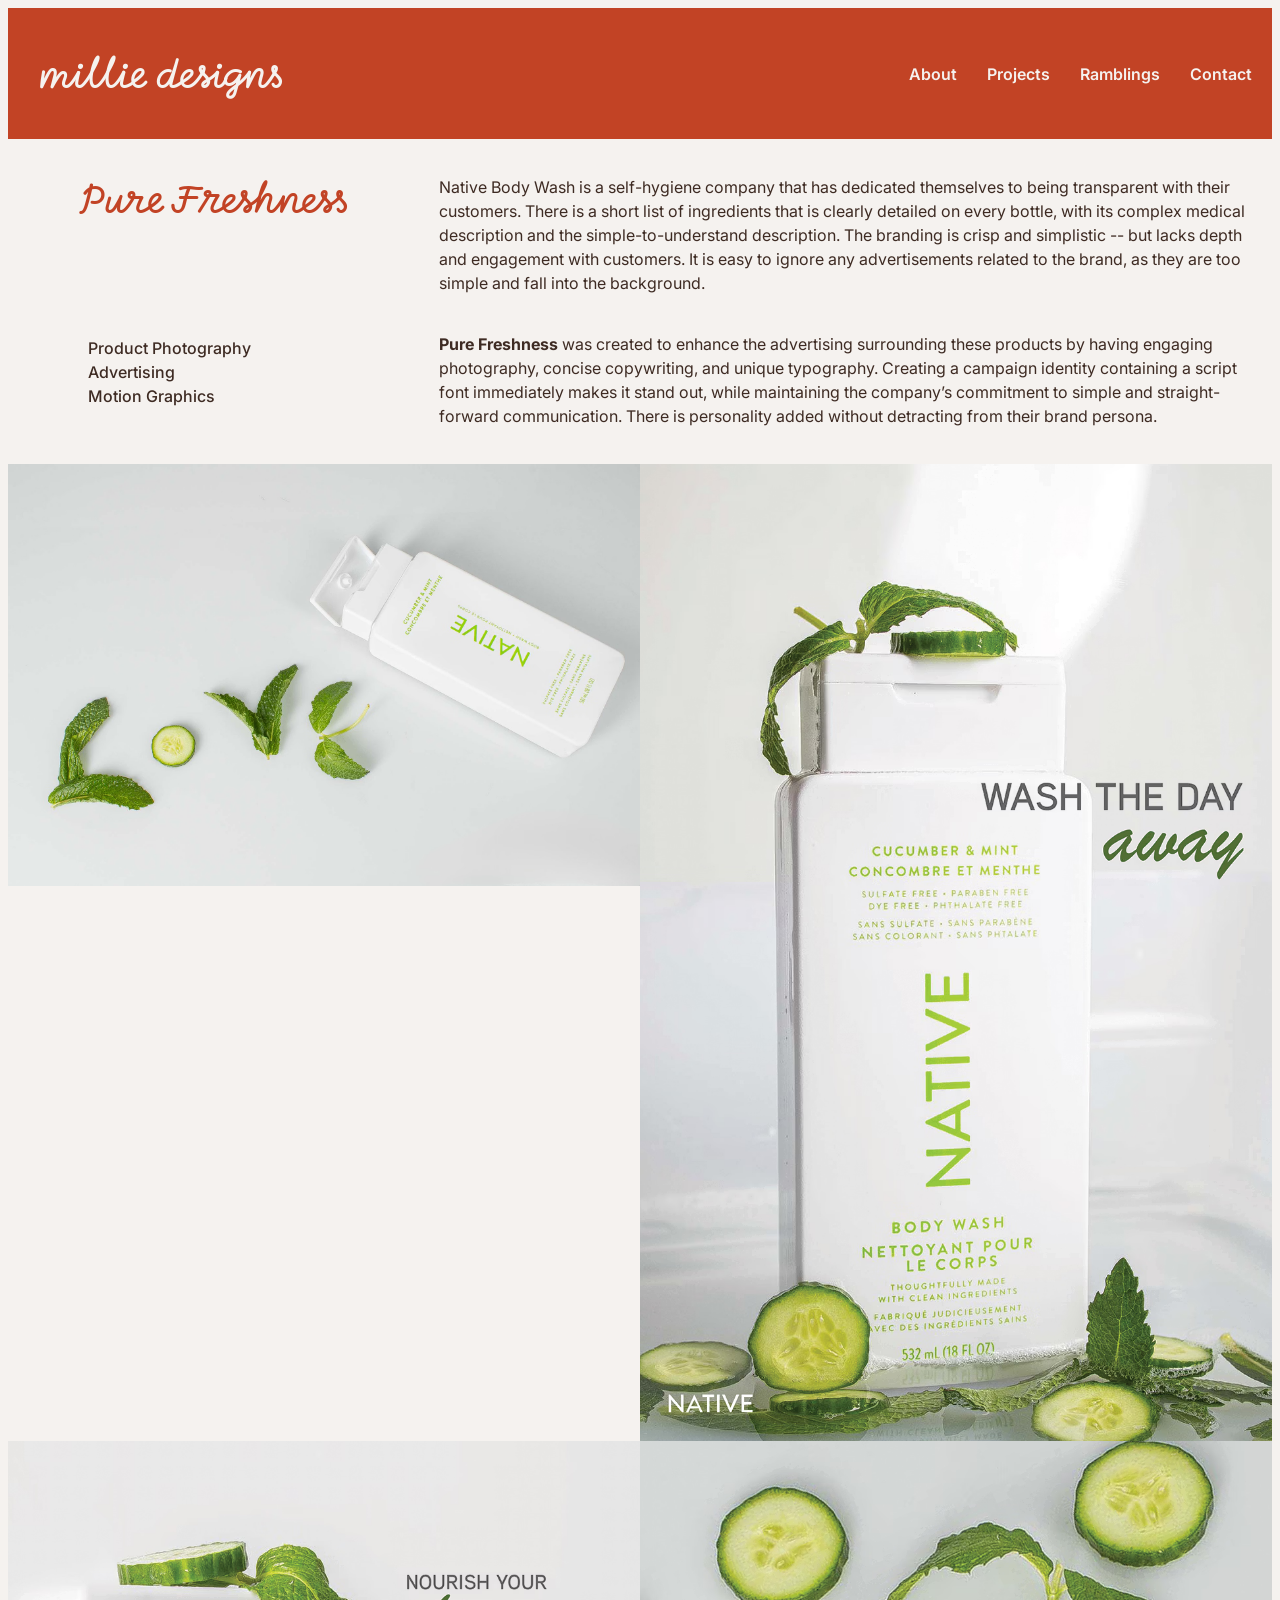
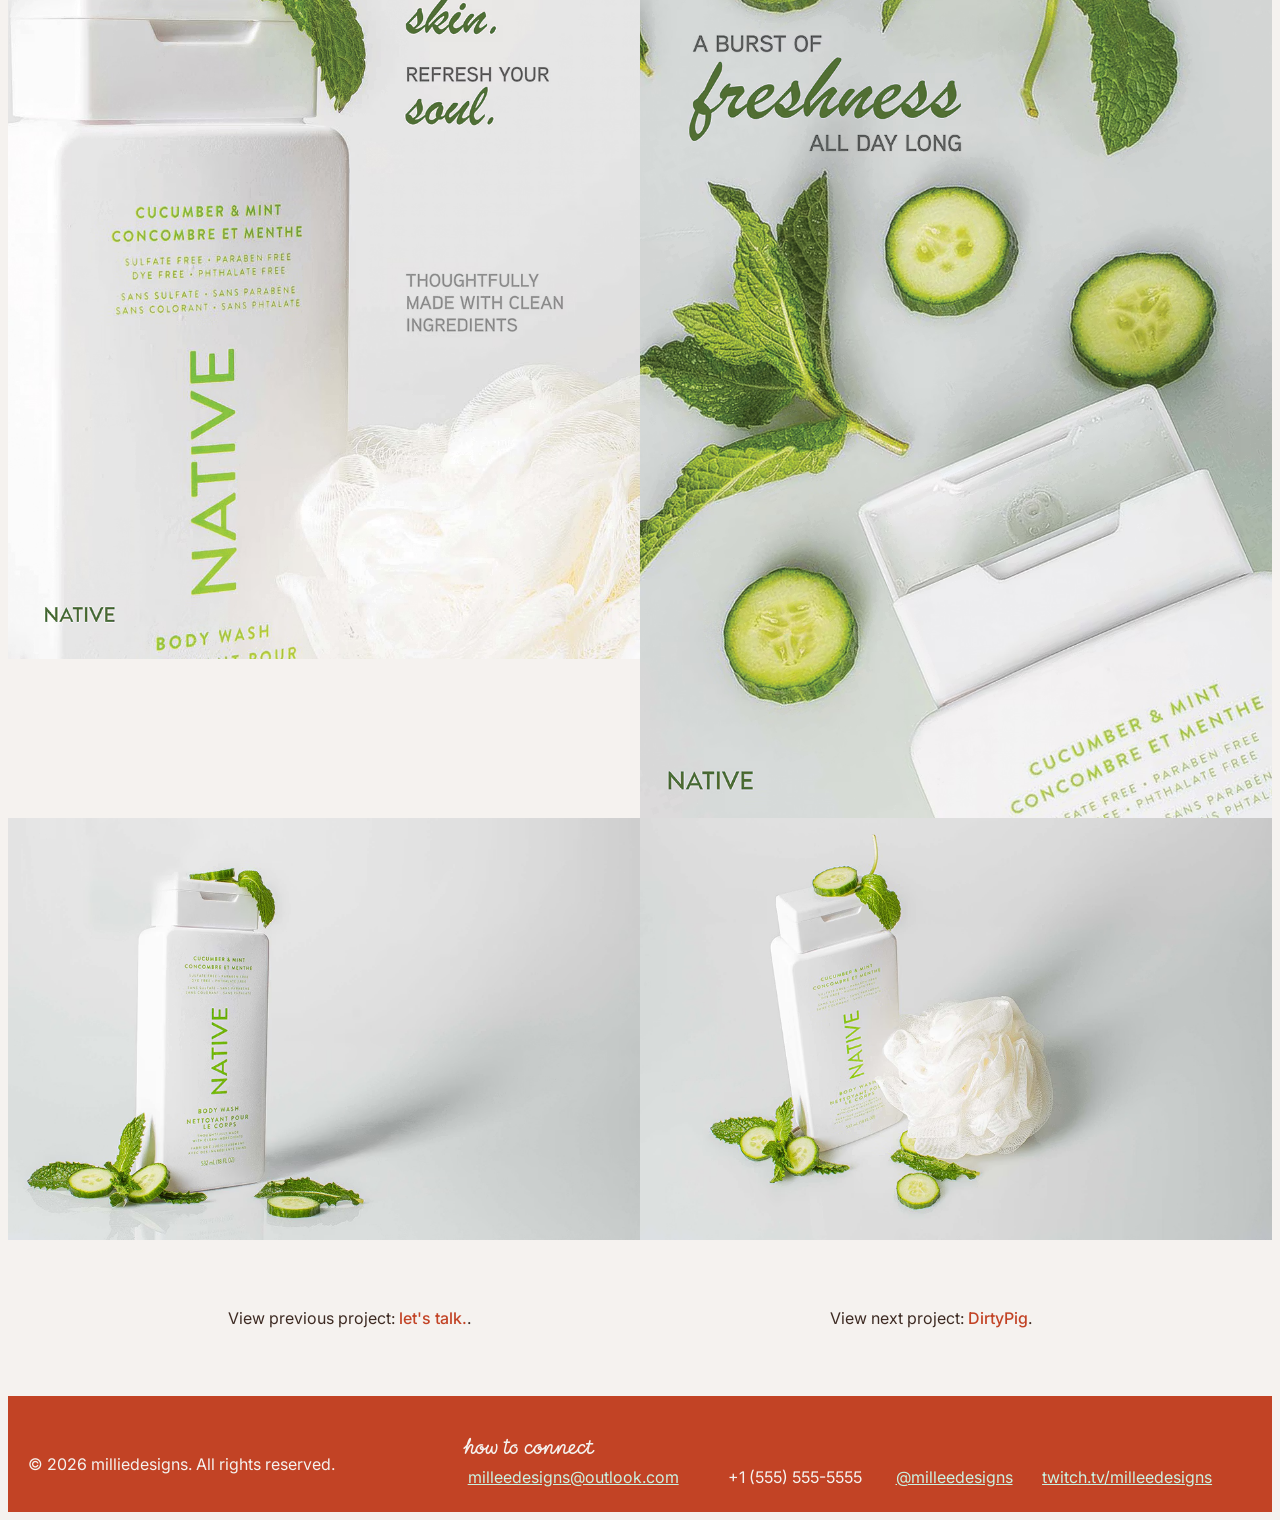
<file: project-4.html>
<!DOCTYPE html>
<html lang="en">
<head>
    <meta charset="UTF-8">
    <meta name="viewport" content="width=device-width, initial-scale=1.0">
    <title>milleedesigns - Project 4</title>

     <!-- typefaces from google; main headings and body text -->
    <link rel="preconnect" href="https://fonts.googleapis.com">
    <link rel="preconnect" href="https://fonts.gstatic.com" crossorigin>
    <link href="https://fonts.googleapis.com/css2?family=Inter:ital,opsz,wght@0,14..32,100..900;1,14..32,100..900&family=Momo+Signature&display=swap" rel="stylesheet">
    <link rel="stylesheet" href="css/styles.css">
</head>
<body>
    <a href="projects.html" class="skip-link">Return to Projects Page.</a>

    <!-- header; features site title and main navigation. will be repeated on all pages of the site. -->
    <header class="site-header" >
        <h1 class="site-title"><a href="index.html">millie designs</a></h1>
        <nav class="main-nav"> 
            <a href="about.html">About</a>
            <a href="projects.html">Projects</a>
            <a href="ramblings.html">Ramblings</a>
            <a href="contact.html">Contact</a>
        </nav>
    </header>

    <main id="project-4">
        <article id="purefreshness">
            <h2>Pure Freshness</h2>
            <p class="first">Native Body Wash is a self-hygiene company that has dedicated themselves to being transparent with their customers. There is a short list of ingredients that is clearly detailed on every bottle, with its complex medical description and the simple-to-understand description. The branding is crisp and simplistic -- but lacks depth and engagement with customers. It is easy to ignore any advertisements related to the brand, as they are too simple and fall into the background.</p>
            <p class="second"><strong>Pure Freshness</strong> was created to enhance the advertising surrounding these products by having engaging photography, concise copywriting, and unique typography. Creating a campaign identity containing a script font immediately makes it stand out, while maintaining the company’s commitment to simple and straight-forward communication. There is personality added without detracting from their brand persona.</p>
            <ul class="project-design">
                <li>Product Photography</li>
                <li>Advertising</li>
                <li>Motion Graphics</li>
            </ul>
        </article>

        <article id="purefreshness-images">
            <img src="images/project-4/4-1.avif" alt="A horizontal photo of a Native body wash bottle lying on it's side. The word 'love' is made out of mint leaves and a cucumber slice." width="1920" height="1280">
            <img src="images/project-4/4-2.avif" alt="A vertical advertisement featuring the phrase 'Wash the day away.' It features a bottle of Native body wash standing in water surrounded by mint leaves and cucumber slices." width="960" height="1484">
            <img src="images/project-4/4-3.avif" alt="A vertical advertisement featuring the phrase 'Nourish your skin, nourish your soul.' It features a closeup of the Native body wash bottle with a white loofah to it's right. It has a mint leaf and a cucumber slice resting on the lid." width="960" height="1242">
            <img src="images/project-4/4-4.avif" alt="A vertical advertisement featuring an extreme close-up of the lid of an open bottle of Native body wash. It features the phrase 'A burst of freshness all day long', with cucumber slices and mint leaves spilling out of the bottle." width="960 " height="1484">
            <img src="images/project-4/4-5.avif" alt="A horizontal image of the Native body wash bottle standing alone on a white background. It features mint leaves and cucumber slices surrounding the bottle." width="960" height="640">
            <img src="images/project-4/4-6.avif" alt="A horizontal image of the Native body wash bottle paired with a white loofah. It is a downward-facing shot, featuring mint leaves and cucumber slices surrounding the bottle and loofah." width="960" height="640">
        </article>

        <section id="project-links">
            <p>View previous project: <a href="project-3.html">let's talk.</a>.</p>
            <p>View next project: <a href="project-1.html">DirtyPig</a>.</p>
        </section>
    </main>

    <footer>
            <p>&copy; 2026 milliedesigns. All rights reserved.</p>
            <table>
            <caption>How To Connect</caption>
            <thead>
                <tr>
                    <th scope="col"></th>
                    <th scope="col">Email</th>
                    <th scope="col">Phone</th>
                    <th scope="col" colspan="2">Social Media</th>
                </tr>
            </thead>
            <tbody>
                <tr>
                    <th scope="row">Details</th>
                    <td><a href="mailto:milleedesigns@outlook.com">milleedesigns@outlook.com</a></td>
                    <td>+1 (555) 555-5555</td>
                    <td><a href="https://www.instagram.com/milleedesigns">@milleedesigns</a></td>
                    <td><a href="https://www.twitch.tv/milleedesigns">twitch.tv/milleedesigns</a></td>
                </tr>
            </tbody>
        </table>
    </footer>
</body>
</html>
</file>
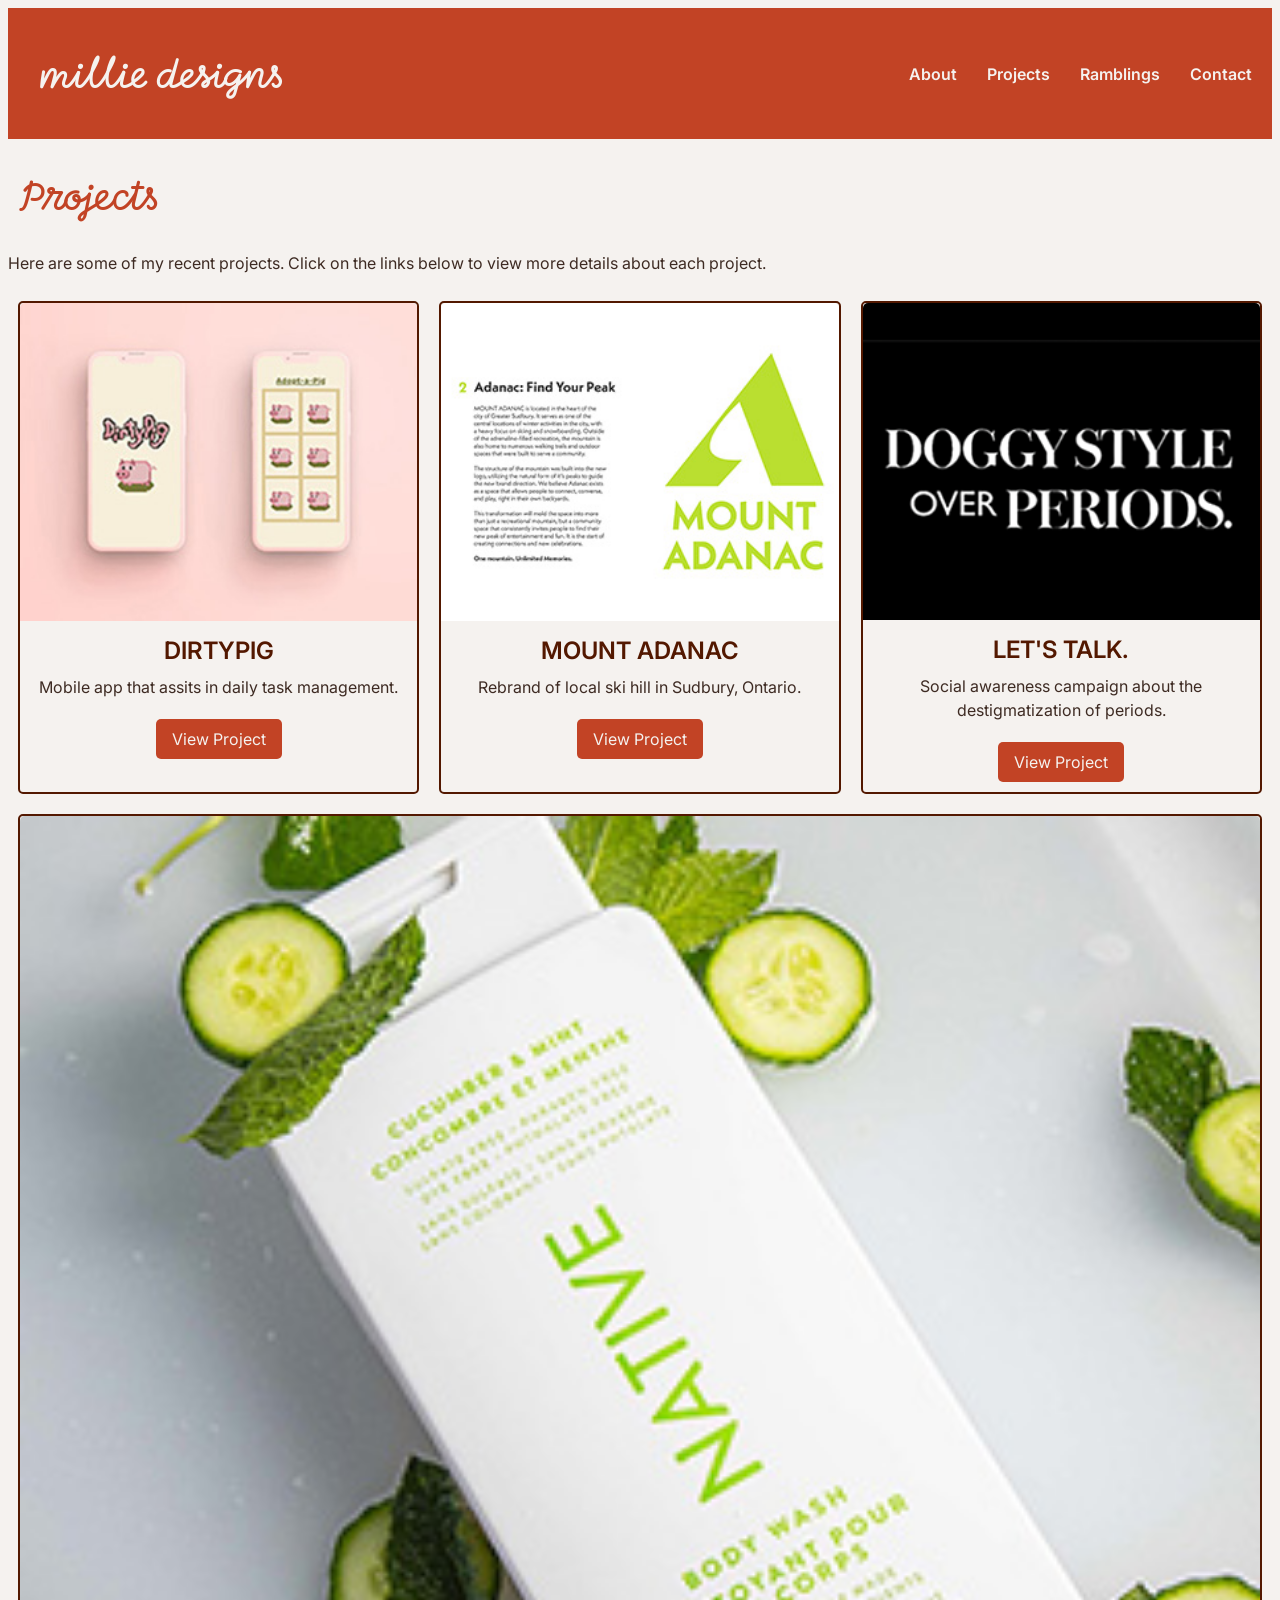
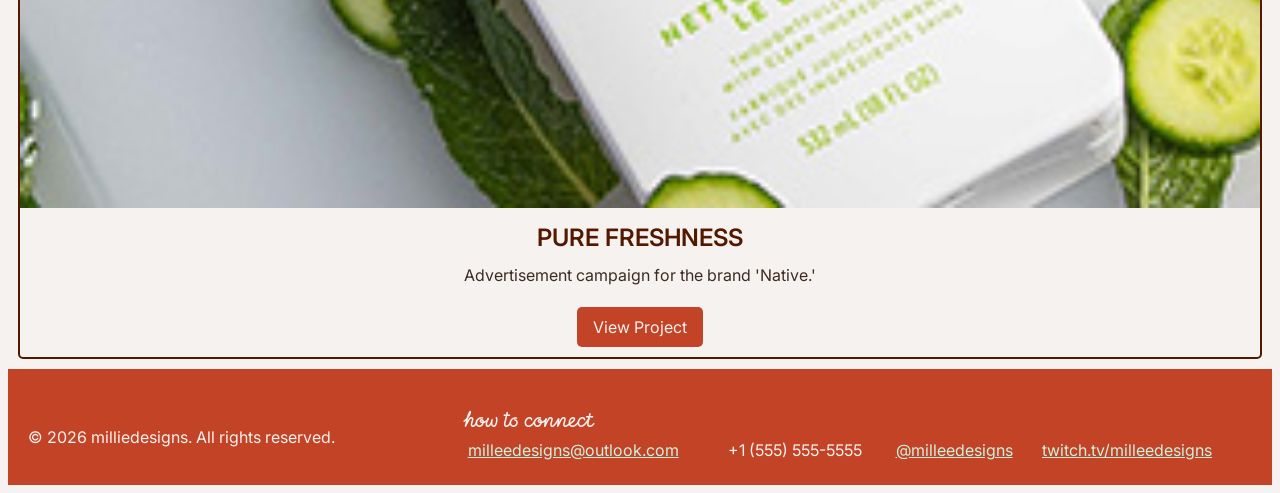
<file: projects.html>
<!DOCTYPE html>
<html lang="en">
<head>
    <meta charset="UTF-8">
    <meta name="viewport" content="width=device-width, initial-scale=1.0">
    <title>milleedesigns - Projects</title>

     <!-- typefaces from google; main headings and body text -->
    <link rel="preconnect" href="https://fonts.googleapis.com">
    <link rel="preconnect" href="https://fonts.gstatic.com" crossorigin>
    <link href="https://fonts.googleapis.com/css2?family=Inter:ital,opsz,wght@0,14..32,100..900;1,14..32,100..900&family=Momo+Signature&display=swap" rel="stylesheet">
    <link rel="stylesheet" href="css/styles.css">
</head>
<body>
    <a href="#main" class="skip-link">Skip to main content</a>

    <header class="site-header" >
        <h1 class="site-title"><a href="index.html">millie designs</a></h1>
        <nav class="main-nav"> 
            <a href="about.html">About</a>
            <a href="projects.html">Projects</a>
            <a href="ramblings.html">Ramblings</a>
            <a href="contact.html">Contact</a>
        </nav>
    </header>

    <main id="main">
        <h2>Projects</h2>
        <p>Here are some of my recent projects. Click on the links below to view more details about each project.</p>
        <section id="projects-carousel">
                <article class="card">
                    <img src="images/project-1.jpg" alt="Project 1: Displays an image of an iPhone that has pixel art icons of pigs that represent chores." width="300" height="240">
                    <h3>DirtyPig</h3>
                    <p>Mobile app that assits in daily task management.</p>
                    <a href="project-1.html">View Project</a>
                </article>
                <article class="card">
                    <img src="images/project-2.jpg" alt="Project 2: A page of a brand manual for the brand redeisgn of Mount Adanac, a ski hill in Sudbury, Ontario." width="300" height="240">
                    <h3>Mount Adanac</h3>
                    <p>Rebrand of local ski hill in Sudbury, Ontario.</p>
                    <a href="project-2.html">View Project</a>
                </article>
                <article class="card">
                    <img src="images/project-3.png" alt="Project 3: A screencap from a social awareness campaign about the destigmatization of periods. The image reads 'Doggy Style over Periods?'" width="431" height="240">
                    <h3>let's talk.</h3>
                    <p>Social awareness campaign about the destigmatization of periods.</p>
                    <a href="project-3.html">View Project</a>
                </article>
                <article class="card">
                    <img src="images/project-4.jpg" alt="Project 4: An image of a body wash bottle from the brand 'Native.' The bottle is surrounded by cucumbers and mint leaves, and is floating in water. It is a part of an advertisement campaign for Native." width="300" height="240">
                    <h3>Pure Freshness</h3>
                    <p>Advertisement campaign for the brand 'Native.'</p>
                    <a href="project-4.html">View Project</a>
                </article>
        </section>
    </main>

        <footer>
            <p>&copy; 2026 milliedesigns. All rights reserved.</p>
            <table>
            <caption>How To Connect</caption>
            <thead>
                <tr>
                    <th scope="col"></th>
                    <th scope="col">Email</th>
                    <th scope="col">Phone</th>
                    <th scope="col" colspan="2">Social Media</th>
                </tr>
            </thead>
            <tbody>
                <tr>
                    <th scope="row">Details</th>
                    <td><a href="mailto:milleedesigns@outlook.com">milleedesigns@outlook.com</a></td>
                    <td>+1 (555) 555-5555</td>
                    <td><a href="https://www.instagram.com/milleedesigns">@milleedesigns</a></td>
                    <td><a href="https://www.twitch.tv/milleedesigns">twitch.tv/milleedesigns</a></td>
                </tr>
            </tbody>
        </table>
        </footer>

</body>
</html>
</file>
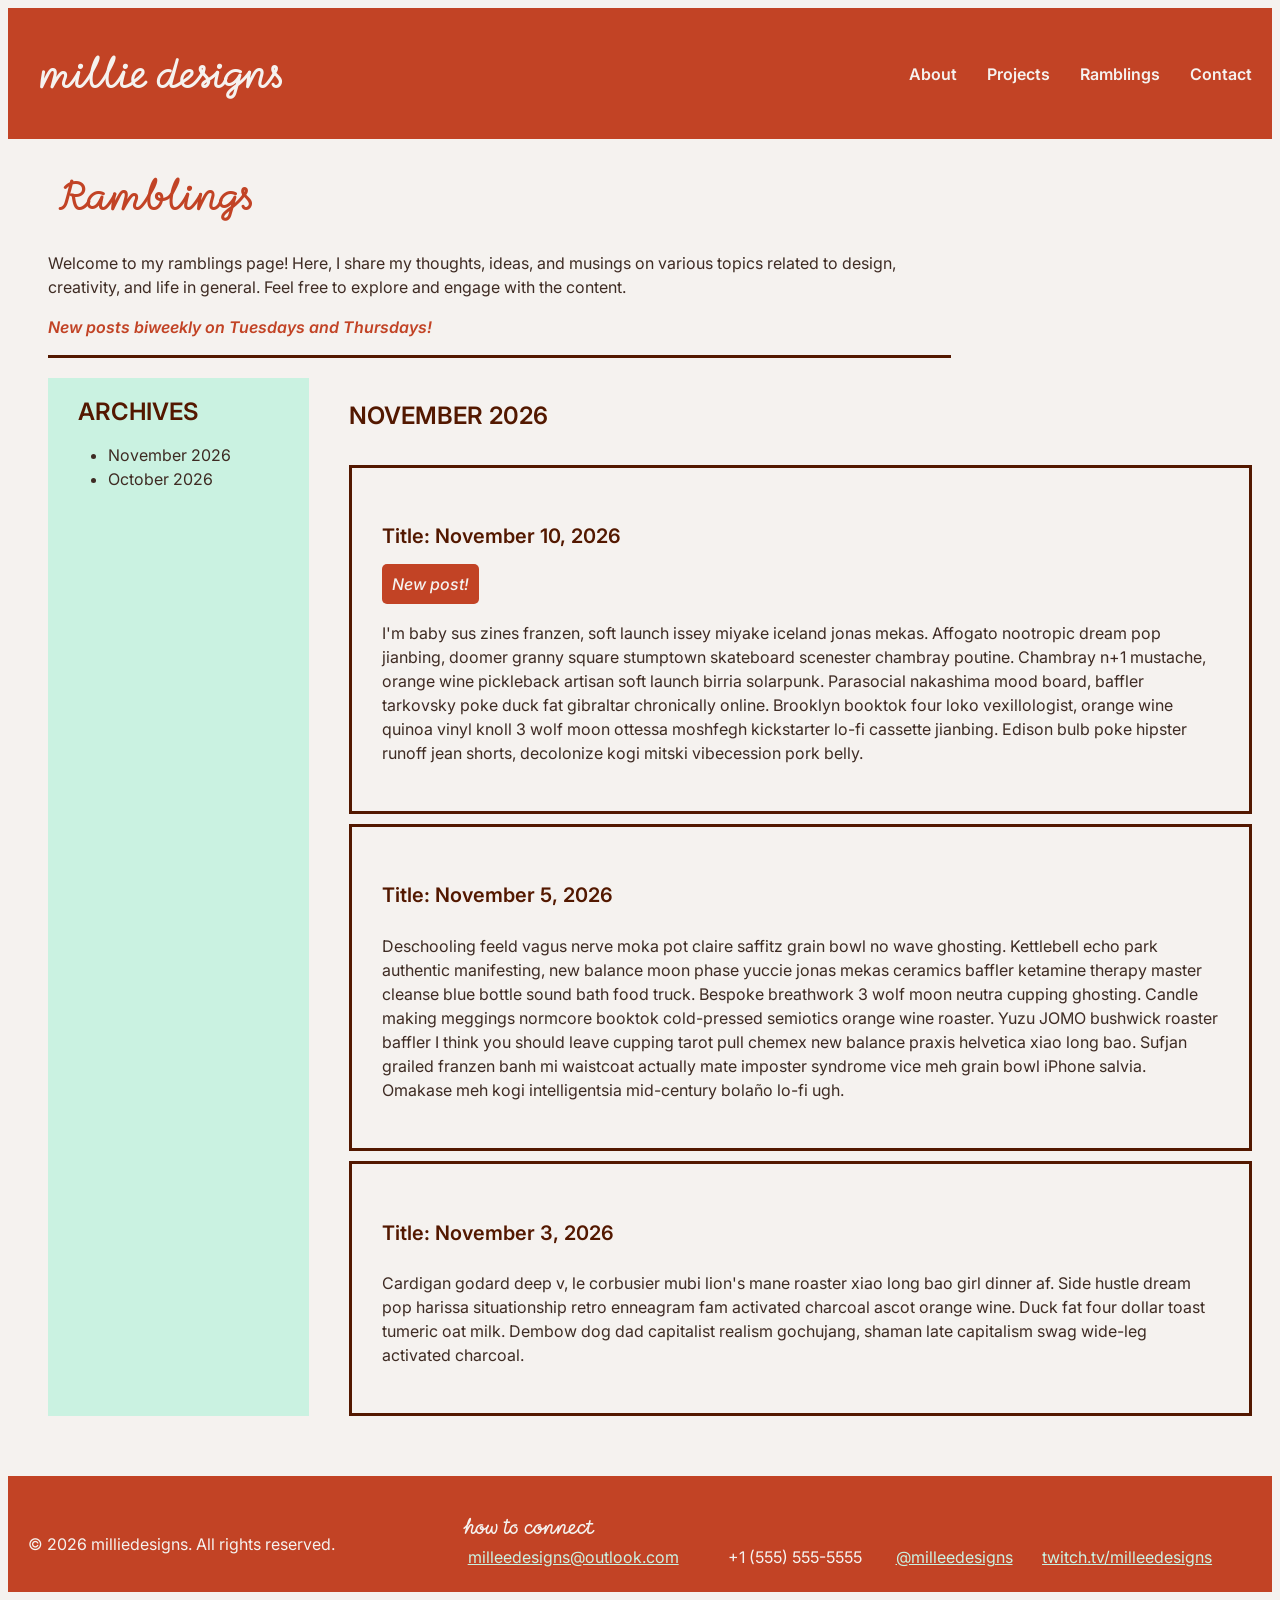
<file: ramblings.html>
<!DOCTYPE html>
<html lang="en">
<head>
    <meta charset="UTF-8">
    <meta name="viewport" content="width=device-width, initial-scale=1.0">
    <title>milleedesigns - Ramblings</title>

     <!-- typefaces from google; main headings and body text -->
    <link rel="preconnect" href="https://fonts.googleapis.com">
    <link rel="preconnect" href="https://fonts.gstatic.com" crossorigin>
    <link href="https://fonts.googleapis.com/css2?family=Inter:ital,opsz,wght@0,14..32,100..900;1,14..32,100..900&family=Momo+Signature&display=swap" rel="stylesheet">
    <link rel="stylesheet" href="css/styles.css">
</head>
<body>
    <a href="#main" class="skip-link">Skip to main content</a>

    <header class="site-header" >
        <h1 class="site-title"><a href="index.html">millie designs</a></h1>
        <nav class="main-nav"> 
            <a href="about.html">About</a>
            <a href="projects.html">Projects</a>
            <a href="ramblings.html">Ramblings</a>
            <a href="contact.html">Contact</a>
        </nav>
    </header>

    <main id="ramblings-main">
        <section id="ramblings-title">
            <h2>Ramblings</h2>
            <p>Welcome to my ramblings page! Here, I share my thoughts, ideas, and musings on various topics related to design, creativity, and life in general. Feel free to explore and engage with the content.</p>
            <p><em>New posts biweekly on Tuesdays and Thursdays!</em></p>
        </section>

        <nav id="archives">
            <h3>Archives</h3>
            <ul>
                <li>November 2026</li>
                <li>October 2026</li>
            </ul>
        </nav>

        <section id="november">
            <h3>November 2026</h3>

            <article>
                <h4>Title: November 10, 2026</h4>
                <h5><em>New post!</em></h5>
                <p>I'm baby sus zines franzen, soft launch issey miyake iceland jonas mekas. Affogato nootropic dream pop jianbing, doomer granny square stumptown skateboard scenester chambray poutine. Chambray n+1 mustache, orange wine pickleback artisan soft launch birria solarpunk. Parasocial nakashima mood board, baffler tarkovsky poke duck fat gibraltar chronically online. Brooklyn booktok four loko vexillologist, orange wine quinoa vinyl knoll 3 wolf moon ottessa moshfegh kickstarter lo-fi cassette jianbing. Edison bulb poke hipster runoff jean shorts, decolonize kogi mitski vibecession pork belly.</p>
            </article>
            <article>
                <h4>Title: November 5, 2026</h4>
                <p>Deschooling feeld vagus nerve moka pot claire saffitz grain bowl no wave ghosting. Kettlebell echo park authentic manifesting, new balance moon phase yuccie jonas mekas ceramics baffler ketamine therapy master cleanse blue bottle sound bath food truck. Bespoke breathwork 3 wolf moon neutra cupping ghosting. Candle making meggings normcore booktok cold-pressed semiotics orange wine roaster. Yuzu JOMO bushwick roaster baffler I think you should leave cupping tarot pull chemex new balance praxis helvetica xiao long bao. Sufjan grailed franzen banh mi waistcoat actually mate imposter syndrome vice meh grain bowl iPhone salvia. Omakase meh kogi intelligentsia mid-century bolaño lo-fi ugh.</p>
            </article>
            <article>
                <h4>Title: November 3, 2026</h4>
                <p>Cardigan godard deep v, le corbusier mubi lion's mane roaster xiao long bao girl dinner af. Side hustle dream pop harissa situationship retro enneagram fam activated charcoal ascot orange wine. Duck fat four dollar toast tumeric oat milk. Dembow dog dad capitalist realism gochujang, shaman late capitalism swag wide-leg activated charcoal.</p>
            </article>
        </section>
    </main>

    <footer>
            <p>&copy; 2026 milliedesigns. All rights reserved.</p>
            <table>
            <caption>How To Connect</caption>
            <thead>
                <tr>
                    <th scope="col"></th>
                    <th scope="col">Email</th>
                    <th scope="col">Phone</th>
                    <th scope="col" colspan="2">Social Media</th>
                </tr>
            </thead>
            <tbody>
                <tr>
                    <th scope="row">Details</th>
                    <td><a href="mailto:milleedesigns@outlook.com">milleedesigns@outlook.com</a></td>
                    <td>+1 (555) 555-5555</td>
                    <td><a href="https://www.instagram.com/milleedesigns">@milleedesigns</a></td>
                    <td><a href="https://www.twitch.tv/milleedesigns">twitch.tv/milleedesigns</a></td>
                </tr>
            </tbody>
        </table>
        </footer>
</body>
</html>
</file>
<file: css/styles.css>
* {
    box-sizing: border-box;
}

/* colour palette */
:root {
    --primary-color: #C24325;
    --secondary-color: #caf2e1;
    --text: #3E2B23;
    --page-background: #f5f2ef;

    /* colour palette with oklch colour values */
    --dark: oklch(0.3 0.1 50);
    --button: oklch(0.7 0.1 50);
    --hover: oklch(0.8 0.05 70);
}

/* image styling */
* img {
    max-width: 100%;
    height: auto;
}

/* typography */
body {
    font-family: 'Inter', Helvetica, Arial, system-ui, sans-serif;
    font-size: 1rem;
    font-weight: 400;
    line-height: 1.5;
    background-color: var(--page-background);
    color: var(--text);
}

h1, h2 {
    font-family: 'Momo Signature', cursive;
    font-size: 2rem;
    font-weight: 500;
    line-height: 1.2;
    text-wrap: balance;
    color: var(--primary-color);
    text-decoration: none;
    padding: 10px;
}

h3 {
    font-family: 'Inter', Helvetica, Arial, system-ui, sans-serif;
    font-size: 1.5rem;
    font-weight: 600;
    line-height: 1.2;
    text-wrap: balance;
    text-transform: uppercase;
    color: var(--dark);
}

h4 {
    font-family: 'Inter', Helvetica, Arial, system-ui, sans-serif;
    font-size: 1.25rem;
    font-weight: 600;
    line-height: 1.2;
    color: var(--dark);
}

h5 {
    font-family: 'Inter', Helvetica, Arial, system-ui, sans-serif;
    font-size: 1rem;
    font-weight: 500;
    line-height: 1.2;
    color: var(--dark);
}

/* site header styling */
.site-header {
    display: flex;
    justify-content: space-between;
    align-items: center;
    padding: 15px 20px;
    background-color: var(--primary-color);
}

.site-title a {
    color: var(--page-background);
    text-decoration: none;
}

.main-nav {
    display: flex;
    gap: 30px;
    color: var(--page-background);
}

.main-nav a {
    text-decoration: none;
    color: var(--page-background);
    font-weight: 600;
    transition: color 0.3s ease;
}

.main-nav a:hover, a:focus {
    color: var(--secondary-color);
    text-decoration: wavy underline;
    text-decoration-color: var(--secondary-color);
}

.skip-link {
    position: absolute;
    top: -40px;
    left: 0;
    background-color: var(--primary-color);
    color: var(--page-background);
    padding: 8px 16px;
    z-index: 100;
    transition: top 0.3s ease;
}

.skip-link:focus {
    top: 10px;
}

/* card display */
#projects-carousel {
    display: flex;
    flex-wrap: wrap;
    gap: 20px;
    justify-content: center;
    padding: 10px;
}

.card {
    flex: 1;
    flex-basis: 300px;
    border: 2px solid var(--dark);
    border-radius: 5px;
    text-align: center;
}

.card img {
    width: 100%;
    height: auto;
    border-radius: 5px 5px 0 0;
}

.card h3 {
    margin: 10px;
}

.card p {
    margin: 10px;
    text-align: justify center;
}

.card a {
    display: inline-block;
    margin: 10px;
    padding: 8px 16px;
    background-color: var(--primary-color);
    color: var(--page-background);
    text-decoration: none;
    border-radius: 5px;
}

.card a:hover, .card a:focus {
    background-color: var(--hover);
    color: var(--text);
    text-decoration: wavy underline;
    text-decoration-color: var(--text);
    border: 1px solid var(--text);
}

/* skill list banner */

#skills-list {
    display: flex;
    justify-content: center;
    align-items: center;
    gap: 75px;
    list-style: none;
    height: 100px;
    background-color: var(--text);
    color: var(--page-background)
}

#skills-list li {
    font-weight: 500;
    text-transform: uppercase;
}

/* styling the about section */
#about {
    display: grid;
    grid-template-columns: 500px 1fr;
    grid-template-areas: 
        "image title"
        "image description"
        "image link"
        "image .";
    gap: 20px;
}

#about h2 {
    grid-area: title;
    padding: 0px;
}

#about p {
    grid-area: description;
}

#about a {
    grid-area: link;
    text-decoration: none;
    font-weight: 500;
    color: var(--text);
}

#about a:hover, #about a:focus {
    grid-area: link;
    text-decoration: wavy underline;
    color: var(--primary-color);
}

#about img {
    grid-area: image;
}

/* styling the ramblings section */
#ramblings {
    display: grid;
    grid-template-columns: 1fr 1fr;
    grid-template-areas:
        "title link"
        "first second";
    gap: 40px;

    background-color: var(--text);
    padding: 20px 40px 60px 40px;
}

#ramblings h2 {
    grid-area: title;
    color: var(--secondary-color);
}

#ramblings a {
    grid-area: link;
    padding: 60px 0 0 0;
    color: var(--page-background);
    text-decoration: none;
    font-weight: 500;
}

#ramblings a:hover, #ramblings a:focus {
    text-decoration: wavy underline;
    color: var(--secondary-color);
    font-weight: 500;
}

#ramblings article {
    background-color: var(--page-background);
    border-radius: 5px;
    padding: 10px;
}

#nov-5 {
    grid-area: first;
}

#nov-3 {
    grid-area: second;
}

/* projects list & let's connect form */
#bottom-section {
    display: grid;
    grid-template-columns: 1fr 3fr;
    grid-template-areas:
        "projects connect";
}

#projects-list {
    grid-area: projects;
    padding: 0 0 0 40px;
    border-right-style: solid;
    border-right-color: var(--text);
}

#projects-list li a {
    text-decoration: none;
    color: var(--text);
}

#projects-list li a:hover, #projects-list li a:focus {
    text-decoration: wavy underline;
}

#button-view-projects {
    display: inline-block;
    margin: 10px;
    padding: 8px 16px;
    background-color: var(--primary-color);
    color: var(--page-background);
    text-decoration: none;
    border-radius: 5px;
}

#button-view-projects:hover, #button-view-projects:focus {
    background-color: var(--hover);
    color: var(--text);
    text-decoration: wavy underline;
    text-decoration-color: var(--text);
    border: 1px solid var(--text);
}

#contact {
    grid-area: connect;
    padding: 0 20px 40px 60px;
}

#contact input[type=text], #contact input[type=email] {
    width: 100%;
    padding: 12px;
    margin: 10px 0;
    box-sizing: border-box;
}

#contact select {
    width: 100%;
    padding: 12px;
    margin: 10px 0;
    border: 1px solid #b4b2b1;
    background-color: #fefefe;
}

#contact textarea {
    width: 100%;
    padding: 12px;
}

#contact button {
    width: 100%;
    border: none;
    color: var(--page-background);
    background-color: var(--primary-color);
    text-decoration: none;
    border-radius: 5px;
    padding: 15px;
    font-weight: 500;
}

#contact button:hover, #contact button:focus {
    width: 100%;
    border: 1px solid var(--text);
    color: var(--text);
    background-color: var(--hover);
    text-decoration: wavy underline;
    text-decoration-color: var(--text);
    font-weight: 500;
    padding: 15px
}

/* styling the footer */
footer {
    display: grid;
    grid-template-columns: 1fr 2fr;
    grid-template-areas:
        "copyright socials";
    gap: 40px;

    background-color: var(--primary-color);
    color: var(--page-background);
    padding: 40px 20px 20px 20px;
}

footer p {
    grid-area: copyright;
}

footer table {
    width: 100%;
}
footer table caption {
    font-family: 'Momo Signature', cursive;
    font-size: 1rem;
    font-weight: 500;
    line-height: 1.5;
    text-align: left;
    text-transform: lowercase;
}

footer table th {
    position: absolute;
    bottom: -100px;
    left: -100px;
}

footer table td a {
    color: var(--secondary-color);
}



/* STYLING THE ABOUT PAGE */
#about-content {
    display: grid;
    grid-template-columns: 500px 2fr;
    grid-template-areas: 
        "image title"
        "image intro"
        "image outside"
        "image p"
        "image fav"
        "image list"
        "image link";
    gap: 5px;
    padding: 20px 20px 40px 20px;
}

#about-content img {
    grid-area: image;
}

#about-content h2 {
    grid-area: title;
    margin: 20px;
}

#about-content #intro {
    grid-area: intro;
    margin: 20px;
}

#outside-design {
    grid-area: outside;
    margin: 20px;
}

#about-content p {
    grid-area: p;
    margin: 20px;
}

#about-fav {
    grid-area: fav;
    margin: 20px;
} 

#about-content dl {
    grid-area: list;
    margin: 20px;
}

#about-content dt {
    font-weight: 500;
    color: var(--dark);
    padding: 0 15px 0 0;
}

#about-content #projects-link {
    grid-area: link;
    margin: 20px;
}

#about-content a {
    color: var(--primary-color);
    font-weight: 500;
    text-decoration: none;
}

#about-content a:hover, #about-content a:focus {
    text-decoration: wavy underline;
}

/* STYLING INDIVIDUAL PROJECT PAGES */
#project-links {
    display: grid;
    grid-template-columns: 1fr 1fr;
    padding: 50px;
    text-align: center;
}

#project-links a {
    color: var(--primary-color);
    font-weight: 500;
    text-decoration: none;
}

#project-links a:hover, #project-links a:focus {
    text-decoration: wavy underline;
}

#dirtypig, #mountadanac, #letstalk, #purefreshness {
    display: grid;
    grid-template-columns: 1fr 2fr;
    grid-template-areas: 
        "title first"
        "list second";
    gap: 5px;
    padding: 20px;
}

#dirtypig h2, #mountadanac h2, #letstalk h2, #purefreshness h2 {
    grid-area: title;
    margin: 10px 0 0 40px;
}

.first {
    grid-area: first;
}

.second {
    grid-area: second;

}

.project-design {
    grid-area: list;
    margin: 20px;

    list-style-type: none;
    list-style-position: outside;
    font-weight: 500;
}

#dirtypig-images {
    display: grid;
    grid-template-columns: 1fr 1fr;
    gap: 10px;
}

#mountadanac-images {
    display: grid;
    grid-template-columns: 1fr 1fr;
}

#project-3 video {
    width: 100%;
}

#letstalk-images {
    display: grid;
    grid-template-columns: 1fr 1fr;
}

#purefreshness-images {
    display: grid;
    grid-template-columns: 1fr 1fr;
}

/* STYLING RAMBLINGS PAGE */
#ramblings-main {
    display: grid;
    grid-template-columns: 1fr 1fr 1fr 1fr;
    grid-template-areas: 
        "title title title ."
        "archives content content content";
    gap: 20px;
    padding: 0 0 60px 0;
}

#ramblings-title {
    grid-area: title;
    margin: 0 0 0 40px;
    border-bottom-style: solid;
    border-color: var(--dark);
}

#ramblings-title em {
    color: var(--primary-color);
    font-weight: 600;
}

#archives {
    grid-area: archives;
    margin: 0 0 0 40px;
    padding: 20px;

    background-color: var(--secondary-color);
}

#archives h3 {
    margin: 0 0 0 10px;
}

#november {
    grid-area: content;
    display: grid;
    gap: 10px;
    padding: 0 20px 0 0;
    margin: 0 0 0 20px;
}

#november article {
    padding: 30px;
    border-style: solid;
    border-color: var(--dark);
}

#november article em {
    background-color: var(--primary-color);
    border-radius: 5px;
    padding: 10px;
    color: var(--page-background);
}

/* STYLING MAIN CONTACT PAGE */
#main-contact {
    background-color: var(--page-background);
}
</file>
